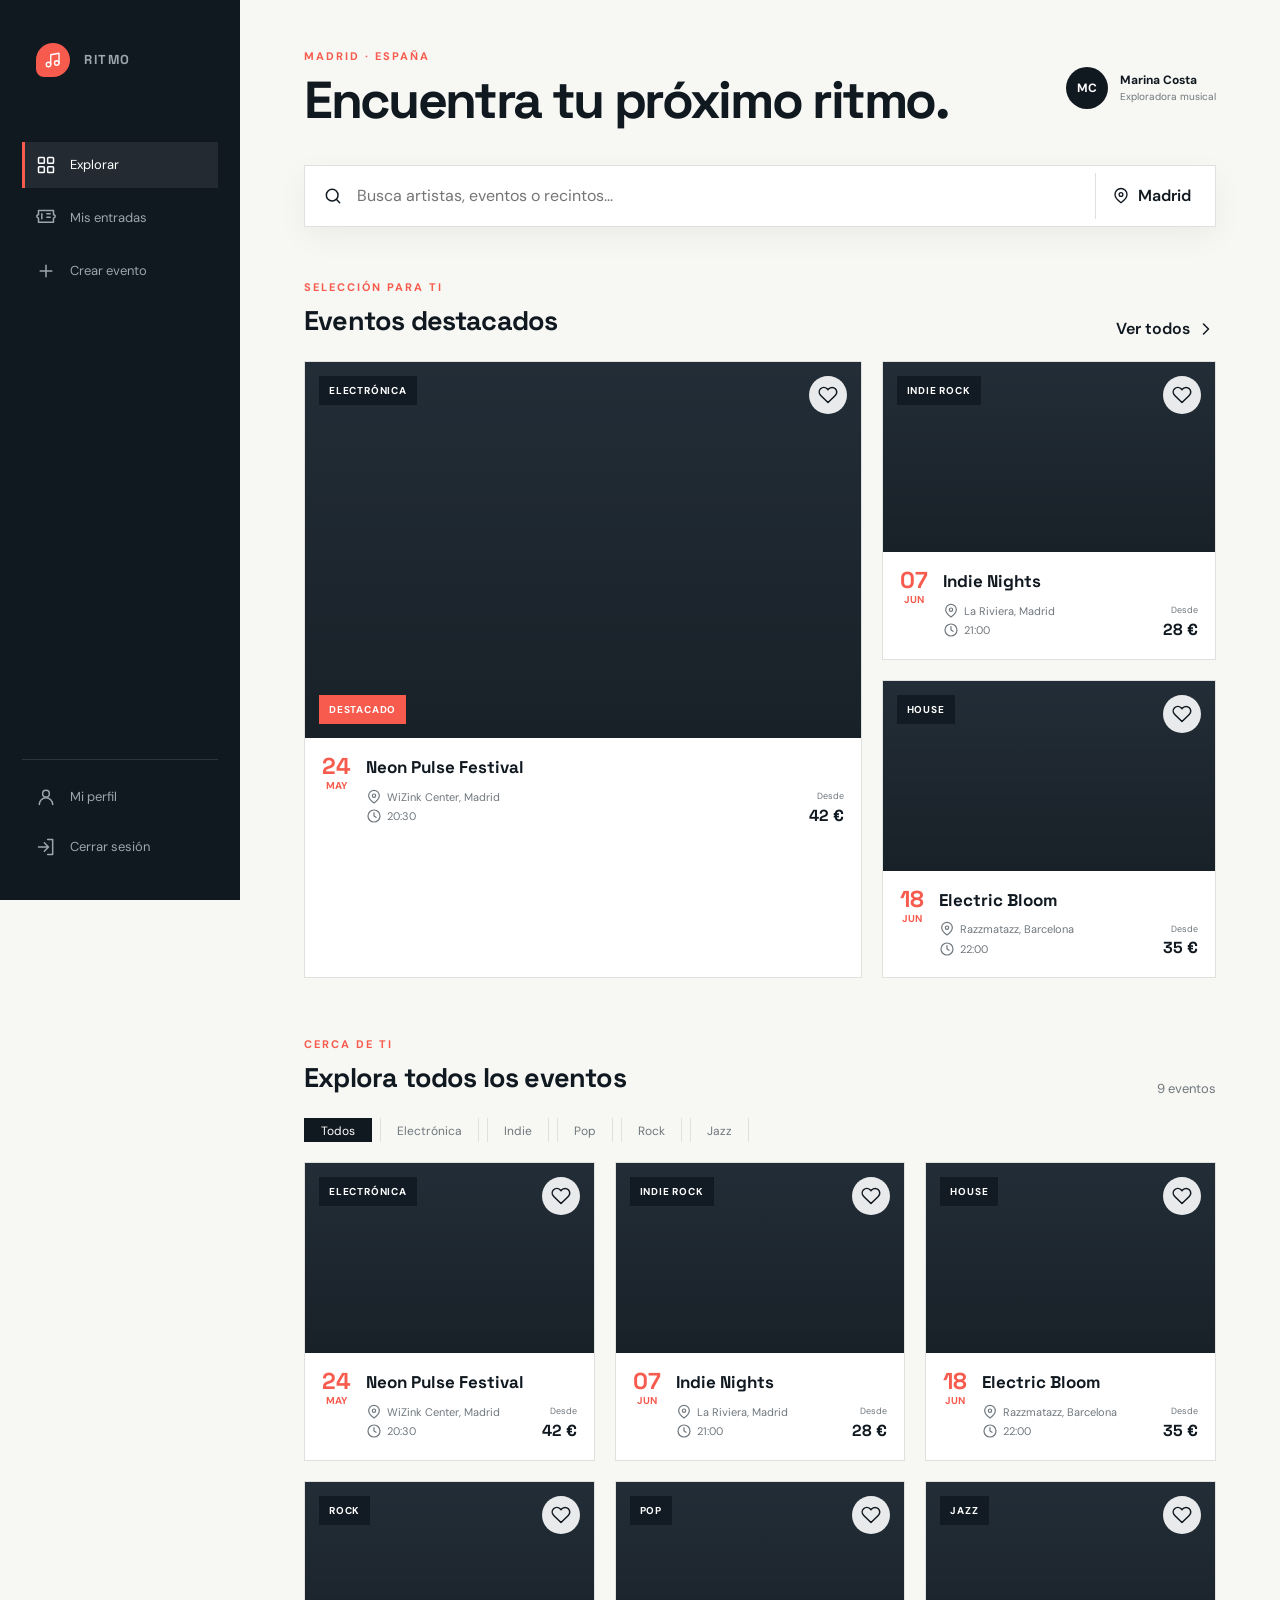
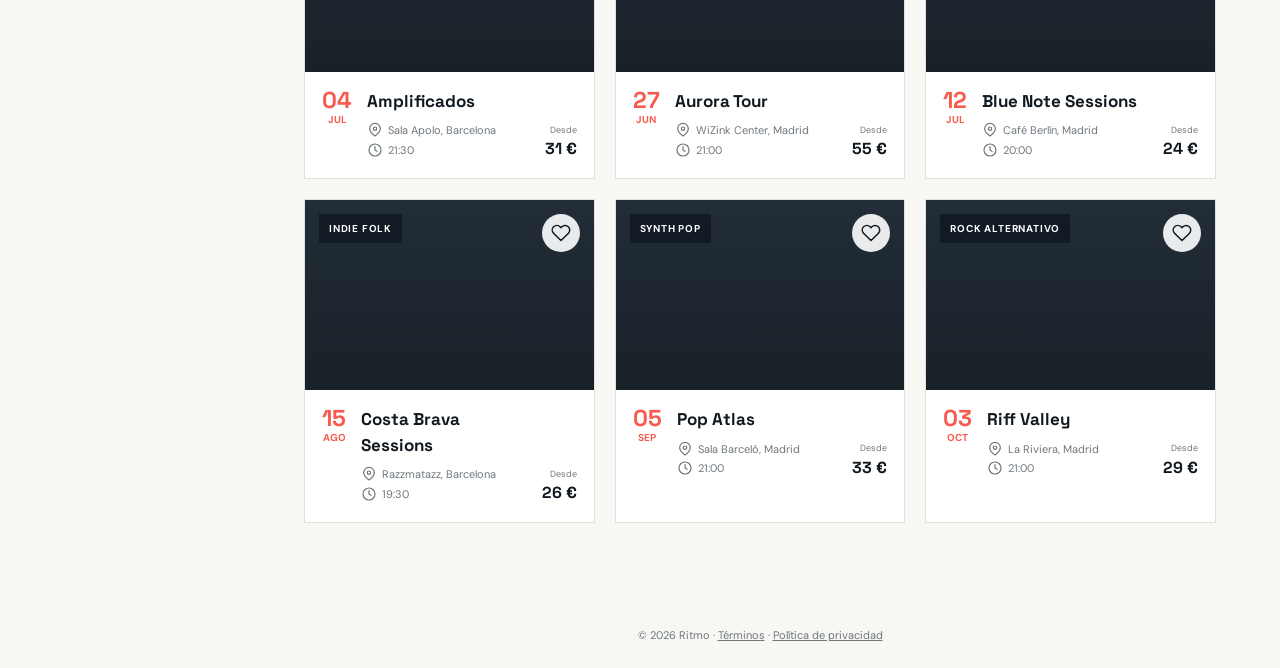
<file: index.html>
<!DOCTYPE html>
<html lang="es">
<head>
  <meta charset="utf-8">
  <meta name="viewport" content="width=device-width, initial-scale=1">
  <title>Ritmo · Encuentra tu próximo ritmo</title>
  <meta name="description" content="Descubre conciertos y eventos de música en directo cerca de ti.">
  <link rel="preconnect" href="https://fonts.googleapis.com">
  <link rel="preconnect" href="https://fonts.gstatic.com" crossorigin>
  <link rel="stylesheet" href="https://fonts.googleapis.com/css2?family=DM+Sans:wght@400;500;600;700&family=Space+Grotesk:wght@500;600;700&display=swap">
  <link rel="stylesheet" href="css/styles.css">
  <script src="js/mockData.js" defer></script>
  <script src="js/core.js" defer></script>
  <script src="js/modal.js" defer></script>
  <script src="js/layout.js" defer></script>
  <script src="js/dashboard.js" defer></script>
</head>
<body>
  <div class="app-shell">
    <!-- Navegación lateral (tablet y escritorio) -->
    <aside class="sidebar">
      <a class="logo" href="index.html" aria-label="Ritmo, ir al inicio"><span class="logo__mark"><svg class="icon" aria-hidden="true" viewBox="0 0 24 24" width="18" height="18" fill="none" stroke="currentColor" stroke-width="1.8" stroke-linecap="round" stroke-linejoin="round"><path d="M9 18V5l11-2v13"/><circle cx="6" cy="18" r="3"/><circle cx="17" cy="16" r="3"/></svg></span><span>RITMO</span></a>
      <nav class="sidebar__nav" aria-label="Navegación principal">
          <a href="index.html" aria-current="page"><svg class="icon" aria-hidden="true" viewBox="0 0 24 24" width="20" height="20" fill="none" stroke="currentColor" stroke-width="1.8" stroke-linecap="round" stroke-linejoin="round"><rect x="3" y="3" width="7" height="7" rx="1"/><rect x="14" y="3" width="7" height="7" rx="1"/><rect x="3" y="14" width="7" height="7" rx="1"/><rect x="14" y="14" width="7" height="7" rx="1"/></svg> Explorar</a>
          <a href="#"><svg class="icon" aria-hidden="true" viewBox="0 0 24 24" width="20" height="20" fill="none" stroke="currentColor" stroke-width="1.8" stroke-linecap="round" stroke-linejoin="round"><path d="M3 8a2 2 0 0 0 0 4v5h18v-5a2 2 0 0 0 0-4V3H3v5Z"/><path d="M13 7h4M13 11h4M7 7v6"/></svg> Mis entradas</a>
          <a href="crear.html"><svg class="icon" aria-hidden="true" viewBox="0 0 24 24" width="20" height="20" fill="none" stroke="currentColor" stroke-width="1.8" stroke-linecap="round" stroke-linejoin="round"><path d="M12 5v14M5 12h14"/></svg> Crear evento</a>
      </nav>
      <div class="sidebar__bottom">
        <a href="#"><svg class="icon" aria-hidden="true" viewBox="0 0 24 24" width="20" height="20" fill="none" stroke="currentColor" stroke-width="1.8" stroke-linecap="round" stroke-linejoin="round"><circle cx="12" cy="8" r="4"/><path d="M4 21a8 8 0 0 1 16 0"/></svg> Mi perfil</a>
        <a href="login.html" data-accion="cerrar-sesion"><svg class="icon" aria-hidden="true" viewBox="0 0 24 24" width="20" height="20" fill="none" stroke="currentColor" stroke-width="1.8" stroke-linecap="round" stroke-linejoin="round"><path d="M10 17l5-5-5-5M15 12H3"/><path d="M14 3h6v18h-6"/></svg> Cerrar sesión</a>
      </div>
    </aside>

    <div class="page-column">
      <!-- Cabecera (móvil) -->
      <header class="mobile-header">
        <div class="mobile-header__bar">
          <a class="logo" href="index.html" aria-label="Ritmo, ir al inicio"><span class="logo__mark"><svg class="icon" aria-hidden="true" viewBox="0 0 24 24" width="18" height="18" fill="none" stroke="currentColor" stroke-width="1.8" stroke-linecap="round" stroke-linejoin="round"><path d="M9 18V5l11-2v13"/><circle cx="6" cy="18" r="3"/><circle cx="17" cy="16" r="3"/></svg></span><span>RITMO</span></a>
          <div class="mobile-menu">
            <button class="icon-button mobile-menu__toggle" type="button" aria-label="Abrir menú" aria-expanded="false" aria-controls="menu-movil"><svg class="icon" aria-hidden="true" viewBox="0 0 24 24" width="20" height="20" fill="none" stroke="currentColor" stroke-width="1.8" stroke-linecap="round" stroke-linejoin="round"><path d="M4 6h16M4 12h16M4 18h16"/></svg></button>
            <nav class="mobile-menu__nav" id="menu-movil" aria-label="Menú móvil" hidden>
        <a href="index.html"><svg class="icon" aria-hidden="true" viewBox="0 0 24 24" width="20" height="20" fill="none" stroke="currentColor" stroke-width="1.8" stroke-linecap="round" stroke-linejoin="round"><rect x="3" y="3" width="7" height="7" rx="1"/><rect x="14" y="3" width="7" height="7" rx="1"/><rect x="3" y="14" width="7" height="7" rx="1"/><rect x="14" y="14" width="7" height="7" rx="1"/></svg> Explorar</a>
        <a href="#"><svg class="icon" aria-hidden="true" viewBox="0 0 24 24" width="20" height="20" fill="none" stroke="currentColor" stroke-width="1.8" stroke-linecap="round" stroke-linejoin="round"><path d="M3 8a2 2 0 0 0 0 4v5h18v-5a2 2 0 0 0 0-4V3H3v5Z"/><path d="M13 7h4M13 11h4M7 7v6"/></svg> Mis entradas</a>
        <a href="crear.html"><svg class="icon" aria-hidden="true" viewBox="0 0 24 24" width="20" height="20" fill="none" stroke="currentColor" stroke-width="1.8" stroke-linecap="round" stroke-linejoin="round"><path d="M12 5v14M5 12h14"/></svg> Crear evento</a>
        <a href="#"><svg class="icon" aria-hidden="true" viewBox="0 0 24 24" width="20" height="20" fill="none" stroke="currentColor" stroke-width="1.8" stroke-linecap="round" stroke-linejoin="round"><circle cx="12" cy="8" r="4"/><path d="M4 21a8 8 0 0 1 16 0"/></svg> Mi perfil</a>
        <a href="login.html" data-accion="cerrar-sesion"><svg class="icon" aria-hidden="true" viewBox="0 0 24 24" width="20" height="20" fill="none" stroke="currentColor" stroke-width="1.8" stroke-linecap="round" stroke-linejoin="round"><path d="M10 17l5-5-5-5M15 12H3"/><path d="M14 3h6v18h-6"/></svg> Cerrar sesión</a>
            </nav>
          </div>
        </div>
      </header>

      <main class="dashboard">
        <header class="dashboard__top">
          <div>
            <span class="eyebrow eyebrow--coral">Madrid · España</span>
            <h1>Encuentra tu próximo ritmo.</h1>
          </div>
          <p class="user-chip">
            <span class="user-chip__avatar" aria-hidden="true">MC</span>
            <span class="user-chip__name"><strong>Marina Costa</strong><small>Exploradora musical</small></span>
          </p>
        </header>

        <form class="search-bar" id="form-buscador" role="search" action="index.html">
          <svg class="icon" aria-hidden="true" viewBox="0 0 24 24" width="20" height="20" fill="none" stroke="currentColor" stroke-width="1.8" stroke-linecap="round" stroke-linejoin="round"><circle cx="11" cy="11" r="7"/><path d="m20 20-4-4"/></svg>
          <input type="search" id="buscador" name="q" aria-label="Buscar eventos" aria-controls="lista-eventos" autocomplete="off" placeholder="Busca artistas, eventos o recintos...">
          <button class="search-bar__place" type="button"><svg class="icon" aria-hidden="true" viewBox="0 0 24 24" width="18" height="18" fill="none" stroke="currentColor" stroke-width="1.8" stroke-linecap="round" stroke-linejoin="round"><path d="M20 10c0 5-8 11-8 11S4 15 4 10a8 8 0 1 1 16 0Z"/><circle cx="12" cy="10" r="2.5"/></svg> Madrid</button>
        </form>

        <section id="seccion-destacados" aria-labelledby="titulo-destacados">
          <div class="section-heading">
            <div>
              <span class="eyebrow eyebrow--coral">Selección para ti</span>
              <h2 id="titulo-destacados">Eventos destacados</h2>
            </div>
            <a class="link-more" href="#explorar"><span class="link-more__text">Ver todos</span><svg class="icon" aria-hidden="true" viewBox="0 0 24 24" width="20" height="20" fill="none" stroke="currentColor" stroke-width="1.8" stroke-linecap="round" stroke-linejoin="round"><path d="m9 18 6-6-6-6"/></svg></a>
          </div>
          <!-- Las tarjetas se inyectan desde js/dashboard.js leyendo mockData.js -->
          <div class="featured-grid" id="destacados"></div>
        </section>

        <section class="explore" id="explorar" aria-labelledby="titulo-explorar">
          <div class="section-heading">
            <div>
              <span class="eyebrow eyebrow--coral">Cerca de ti</span>
              <h2 id="titulo-explorar">Explora todos los eventos</h2>
            </div>
            <p class="results-count" id="contador" role="status" aria-live="polite"></p>
          </div>
          <ul class="filter-row" id="filtros" aria-label="Filtrar por género"></ul>
          <ul class="event-list" id="lista-eventos"></ul>
          <div class="empty-message" id="sin-resultados" hidden>
            <p id="sin-resultados-texto"></p>
            <button class="btn btn--secondary" type="button" id="limpiar-filtros">Limpiar filtros</button>
          </div>
          <noscript><p class="empty-message">Activa JavaScript para ver los eventos.</p></noscript>
        </section>

        <!-- Plantilla de tarjeta: JS la clona y rellena una vez por evento -->
        <template id="tpl-evento">
          <article class="event-card">
            <div class="event-card__media">
              <img data-campo="imagen" src="" alt="" loading="lazy">
              <span class="tag" data-campo="etiqueta"></span>
              <label class="heart-button"><input class="visually-hidden" type="checkbox" data-campo="favorito"><svg class="icon" aria-hidden="true" viewBox="0 0 24 24" width="20" height="20" fill="none" stroke="currentColor" stroke-width="1.8" stroke-linecap="round" stroke-linejoin="round"><path d="M20.8 4.6a5.5 5.5 0 0 0-7.8 0L12 5.7l-1.1-1.1a5.5 5.5 0 0 0-7.8 7.8l1.1 1.1L12 21l7.8-7.5 1.1-1.1a5.5 5.5 0 0 0-.1-7.8Z"/></svg></label>
              <span class="tag tag--featured" data-campo="destacado">Destacado</span>
            </div>
            <div class="event-card__body">
              <p class="date-block"><strong data-campo="dia"></strong><span data-campo="mes"></span></p>
              <div>
                <h3 class="event-card__title"><a class="event-card__link" data-campo="enlace" href="detalle.html"></a></h3>
                <p class="event-card__meta"><svg class="icon" aria-hidden="true" viewBox="0 0 24 24" width="16" height="16" fill="none" stroke="currentColor" stroke-width="1.8" stroke-linecap="round" stroke-linejoin="round"><path d="M20 10c0 5-8 11-8 11S4 15 4 10a8 8 0 1 1 16 0Z"/><circle cx="12" cy="10" r="2.5"/></svg><span data-campo="lugar"></span></p>
                <p class="event-card__meta"><svg class="icon" aria-hidden="true" viewBox="0 0 24 24" width="16" height="16" fill="none" stroke="currentColor" stroke-width="1.8" stroke-linecap="round" stroke-linejoin="round"><circle cx="12" cy="12" r="9"/><path d="M12 7v5l3 2"/></svg><time data-campo="hora"></time></p>
              </div>
              <p class="price-block"><small>Desde</small><strong data-campo="precio"></strong></p>
            </div>
          </article>
        </template>
      </main>

      <footer class="site-footer">
        <p>© 2026 Ritmo · <a href="#">Términos</a> · <a href="#">Política de privacidad</a></p>
      </footer>

      <!-- Navegación inferior (móvil) -->
      <nav class="bottom-nav" aria-label="Navegación móvil">
        <a href="index.html" aria-current="page"><svg class="icon" aria-hidden="true" viewBox="0 0 24 24" width="20" height="20" fill="none" stroke="currentColor" stroke-width="1.8" stroke-linecap="round" stroke-linejoin="round"><path d="m3 11 9-8 9 8"/><path d="M5 10v11h14V10M9 21v-6h6v6"/></svg><span>Inicio</span></a>
        <a href="index.html#buscador"><svg class="icon" aria-hidden="true" viewBox="0 0 24 24" width="20" height="20" fill="none" stroke="currentColor" stroke-width="1.8" stroke-linecap="round" stroke-linejoin="round"><circle cx="11" cy="11" r="7"/><path d="m20 20-4-4"/></svg><span>Buscar</span></a>
        <a class="bottom-nav__create" href="crear.html" aria-label="Crear evento"><svg class="icon" aria-hidden="true" viewBox="0 0 24 24" width="20" height="20" fill="none" stroke="currentColor" stroke-width="1.8" stroke-linecap="round" stroke-linejoin="round"><path d="M12 5v14M5 12h14"/></svg></a>
        <a href="#"><svg class="icon" aria-hidden="true" viewBox="0 0 24 24" width="20" height="20" fill="none" stroke="currentColor" stroke-width="1.8" stroke-linecap="round" stroke-linejoin="round"><path d="M3 8a2 2 0 0 0 0 4v5h18v-5a2 2 0 0 0 0-4V3H3v5Z"/><path d="M13 7h4M13 11h4M7 7v6"/></svg><span>Entradas</span></a>
        <a href="#"><svg class="icon" aria-hidden="true" viewBox="0 0 24 24" width="20" height="20" fill="none" stroke="currentColor" stroke-width="1.8" stroke-linecap="round" stroke-linejoin="round"><circle cx="12" cy="8" r="4"/><path d="M4 21a8 8 0 0 1 16 0"/></svg><span>Perfil</span></a>
      </nav>
    </div>
  </div>
</body>
</html>
</file>
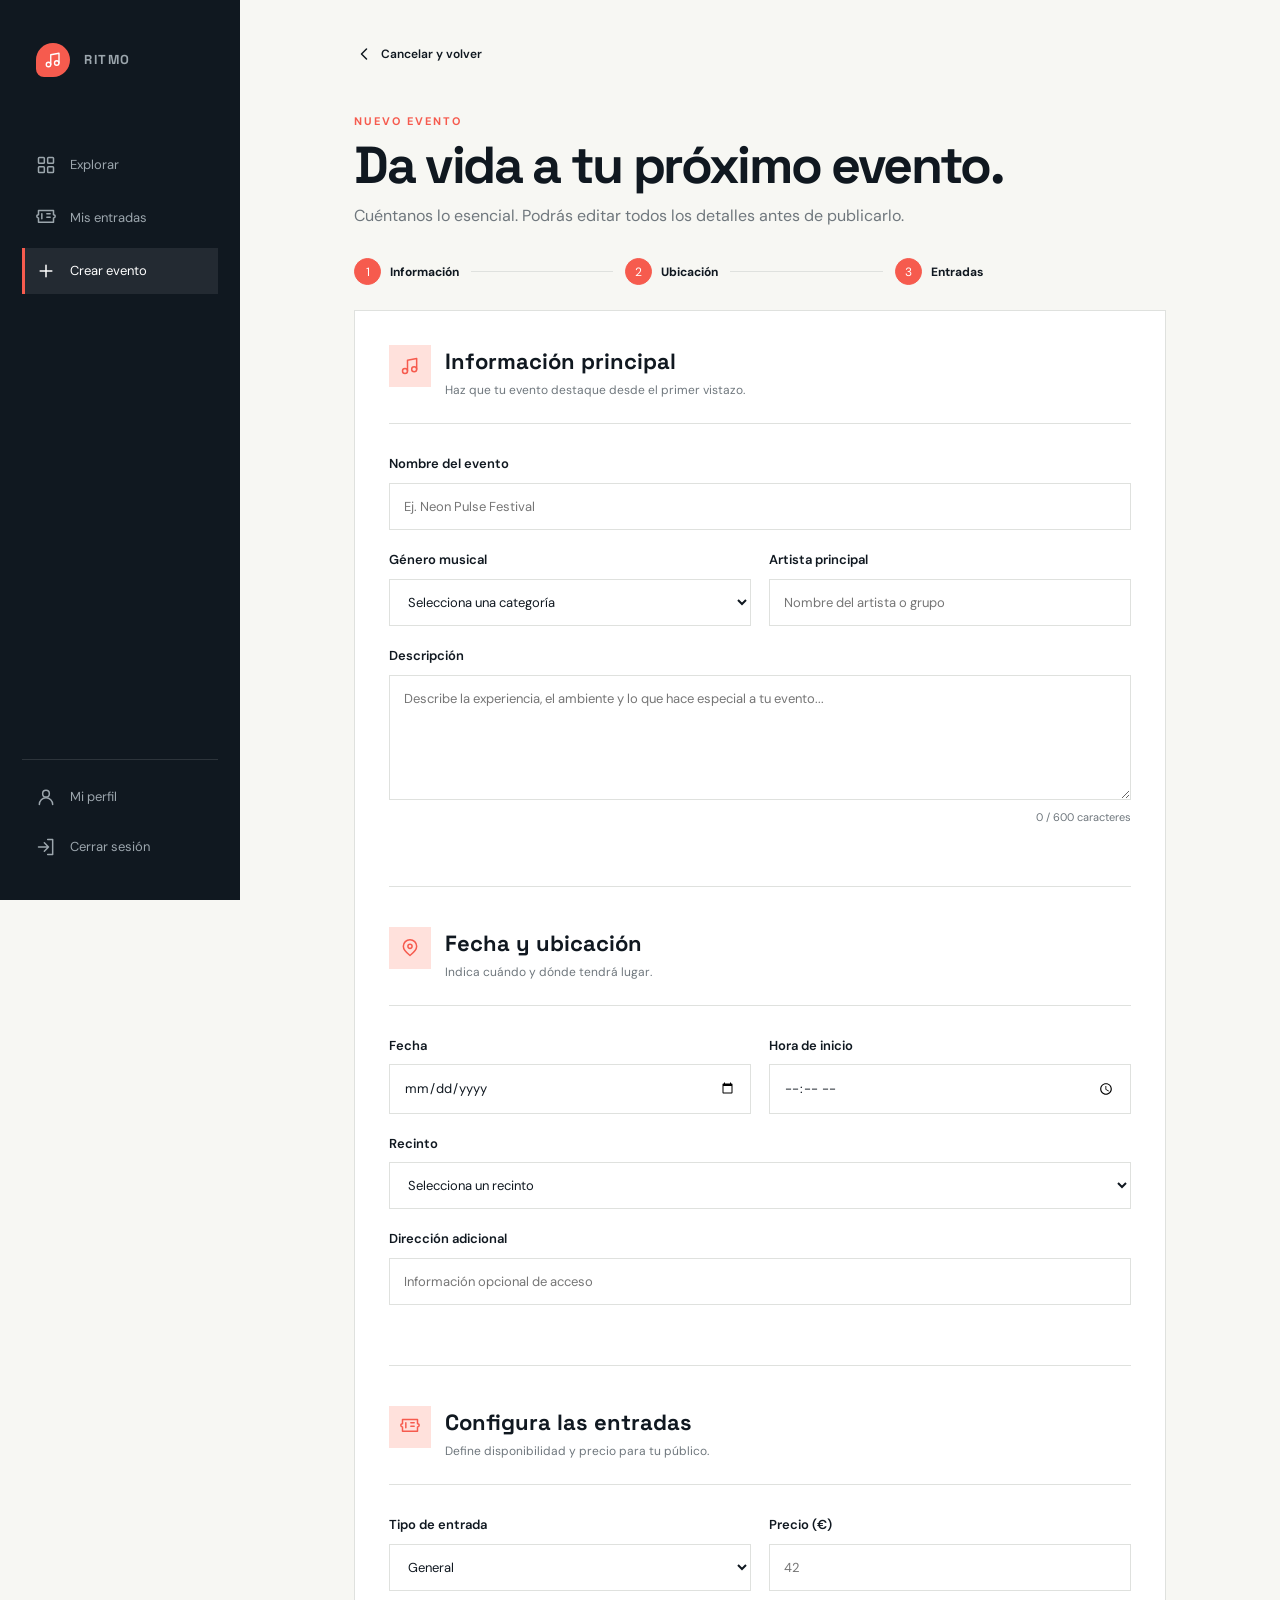
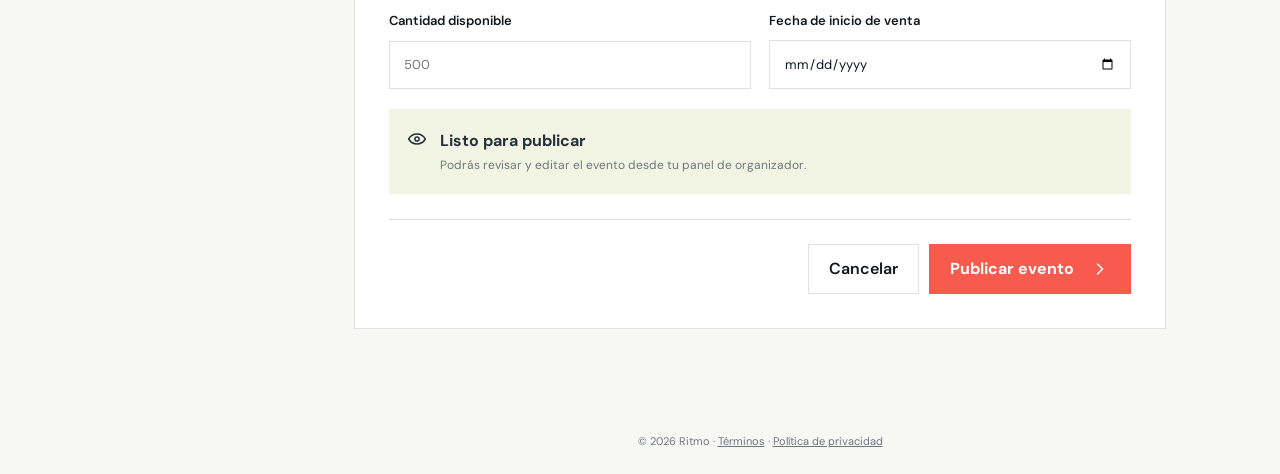
<file: crear.html>
<!DOCTYPE html>
<html lang="es">
<head>
  <meta charset="utf-8">
  <meta name="viewport" content="width=device-width, initial-scale=1">
  <title>Ritmo · Crear evento</title>
  <meta name="description" content="Publica tu evento musical en tres pasos: información, ubicación y entradas.">
  <link rel="preconnect" href="https://fonts.googleapis.com">
  <link rel="preconnect" href="https://fonts.gstatic.com" crossorigin>
  <link rel="stylesheet" href="https://fonts.googleapis.com/css2?family=DM+Sans:wght@400;500;600;700&family=Space+Grotesk:wght@500;600;700&display=swap">
  <link rel="stylesheet" href="css/styles.css">
  <script src="js/mockData.js" defer></script>
  <script src="js/core.js" defer></script>
  <script src="js/modal.js" defer></script>
  <script src="js/validacion.js" defer></script>
  <script src="js/layout.js" defer></script>
  <script src="js/crear.js" defer></script>
</head>
<body>
  <div class="app-shell">
    <!-- Navegación lateral (tablet y escritorio) -->
    <aside class="sidebar">
      <a class="logo" href="index.html" aria-label="Ritmo, ir al inicio"><span class="logo__mark"><svg class="icon" aria-hidden="true" viewBox="0 0 24 24" width="18" height="18" fill="none" stroke="currentColor" stroke-width="1.8" stroke-linecap="round" stroke-linejoin="round"><path d="M9 18V5l11-2v13"/><circle cx="6" cy="18" r="3"/><circle cx="17" cy="16" r="3"/></svg></span><span>RITMO</span></a>
      <nav class="sidebar__nav" aria-label="Navegación principal">
          <a href="index.html"><svg class="icon" aria-hidden="true" viewBox="0 0 24 24" width="20" height="20" fill="none" stroke="currentColor" stroke-width="1.8" stroke-linecap="round" stroke-linejoin="round"><rect x="3" y="3" width="7" height="7" rx="1"/><rect x="14" y="3" width="7" height="7" rx="1"/><rect x="3" y="14" width="7" height="7" rx="1"/><rect x="14" y="14" width="7" height="7" rx="1"/></svg> Explorar</a>
          <a href="#"><svg class="icon" aria-hidden="true" viewBox="0 0 24 24" width="20" height="20" fill="none" stroke="currentColor" stroke-width="1.8" stroke-linecap="round" stroke-linejoin="round"><path d="M3 8a2 2 0 0 0 0 4v5h18v-5a2 2 0 0 0 0-4V3H3v5Z"/><path d="M13 7h4M13 11h4M7 7v6"/></svg> Mis entradas</a>
          <a href="crear.html" aria-current="page"><svg class="icon" aria-hidden="true" viewBox="0 0 24 24" width="20" height="20" fill="none" stroke="currentColor" stroke-width="1.8" stroke-linecap="round" stroke-linejoin="round"><path d="M12 5v14M5 12h14"/></svg> Crear evento</a>
      </nav>
      <div class="sidebar__bottom">
        <a href="#"><svg class="icon" aria-hidden="true" viewBox="0 0 24 24" width="20" height="20" fill="none" stroke="currentColor" stroke-width="1.8" stroke-linecap="round" stroke-linejoin="round"><circle cx="12" cy="8" r="4"/><path d="M4 21a8 8 0 0 1 16 0"/></svg> Mi perfil</a>
        <a href="login.html" data-accion="cerrar-sesion"><svg class="icon" aria-hidden="true" viewBox="0 0 24 24" width="20" height="20" fill="none" stroke="currentColor" stroke-width="1.8" stroke-linecap="round" stroke-linejoin="round"><path d="M10 17l5-5-5-5M15 12H3"/><path d="M14 3h6v18h-6"/></svg> Cerrar sesión</a>
      </div>
    </aside>

    <div class="page-column">
      <!-- Cabecera (móvil) -->
      <header class="mobile-header">
        <div class="mobile-header__bar">
          <a class="logo" href="index.html" aria-label="Ritmo, ir al inicio"><span class="logo__mark"><svg class="icon" aria-hidden="true" viewBox="0 0 24 24" width="18" height="18" fill="none" stroke="currentColor" stroke-width="1.8" stroke-linecap="round" stroke-linejoin="round"><path d="M9 18V5l11-2v13"/><circle cx="6" cy="18" r="3"/><circle cx="17" cy="16" r="3"/></svg></span><span>RITMO</span></a>
          <div class="mobile-menu">
            <button class="icon-button mobile-menu__toggle" type="button" aria-label="Abrir menú" aria-expanded="false" aria-controls="menu-movil"><svg class="icon" aria-hidden="true" viewBox="0 0 24 24" width="20" height="20" fill="none" stroke="currentColor" stroke-width="1.8" stroke-linecap="round" stroke-linejoin="round"><path d="M4 6h16M4 12h16M4 18h16"/></svg></button>
            <nav class="mobile-menu__nav" id="menu-movil" aria-label="Menú móvil" hidden>
        <a href="index.html"><svg class="icon" aria-hidden="true" viewBox="0 0 24 24" width="20" height="20" fill="none" stroke="currentColor" stroke-width="1.8" stroke-linecap="round" stroke-linejoin="round"><rect x="3" y="3" width="7" height="7" rx="1"/><rect x="14" y="3" width="7" height="7" rx="1"/><rect x="3" y="14" width="7" height="7" rx="1"/><rect x="14" y="14" width="7" height="7" rx="1"/></svg> Explorar</a>
        <a href="#"><svg class="icon" aria-hidden="true" viewBox="0 0 24 24" width="20" height="20" fill="none" stroke="currentColor" stroke-width="1.8" stroke-linecap="round" stroke-linejoin="round"><path d="M3 8a2 2 0 0 0 0 4v5h18v-5a2 2 0 0 0 0-4V3H3v5Z"/><path d="M13 7h4M13 11h4M7 7v6"/></svg> Mis entradas</a>
        <a href="crear.html"><svg class="icon" aria-hidden="true" viewBox="0 0 24 24" width="20" height="20" fill="none" stroke="currentColor" stroke-width="1.8" stroke-linecap="round" stroke-linejoin="round"><path d="M12 5v14M5 12h14"/></svg> Crear evento</a>
        <a href="#"><svg class="icon" aria-hidden="true" viewBox="0 0 24 24" width="20" height="20" fill="none" stroke="currentColor" stroke-width="1.8" stroke-linecap="round" stroke-linejoin="round"><circle cx="12" cy="8" r="4"/><path d="M4 21a8 8 0 0 1 16 0"/></svg> Mi perfil</a>
        <a href="login.html" data-accion="cerrar-sesion"><svg class="icon" aria-hidden="true" viewBox="0 0 24 24" width="20" height="20" fill="none" stroke="currentColor" stroke-width="1.8" stroke-linecap="round" stroke-linejoin="round"><path d="M10 17l5-5-5-5M15 12H3"/><path d="M14 3h6v18h-6"/></svg> Cerrar sesión</a>
            </nav>
          </div>
        </div>
      </header>

      <main class="create-page">
        <a class="back-link" href="index.html" data-accion="cancelar"><svg class="icon" aria-hidden="true" viewBox="0 0 24 24" width="20" height="20" fill="none" stroke="currentColor" stroke-width="1.8" stroke-linecap="round" stroke-linejoin="round"><path d="m15 18-6-6 6-6"/></svg> Cancelar y volver</a>
        <header class="create-header">
          <span class="eyebrow eyebrow--coral">Nuevo evento</span>
          <h1>Da vida a tu próximo evento.</h1>
          <p>Cuéntanos lo esencial. Podrás editar todos los detalles antes de publicarlo.</p>
        </header>

        <ol class="stepper" aria-label="Progreso del formulario">
          <li class="is-active"><a href="#paso-1"><span class="stepper__num">1</span><strong class="stepper__label">Información</strong></a></li>
          <li class="is-active"><a href="#paso-2"><span class="stepper__num">2</span><strong class="stepper__label">Ubicación</strong></a></li>
          <li class="is-active"><a href="#paso-3"><span class="stepper__num">3</span><strong class="stepper__label">Entradas</strong></a></li>
        </ol>

        <form class="create-form" id="form-crear" action="crear.html" method="get" novalidate>
          <fieldset class="form-step" id="paso-1">
            <legend class="visually-hidden">Paso 1: información</legend>
            <div class="form-title"><span class="icon-box"><svg class="icon" aria-hidden="true" viewBox="0 0 24 24" width="20" height="20" fill="none" stroke="currentColor" stroke-width="1.8" stroke-linecap="round" stroke-linejoin="round"><path d="M9 18V5l11-2v13"/><circle cx="6" cy="18" r="3"/><circle cx="17" cy="16" r="3"/></svg></span><div><h2>Información principal</h2><p>Haz que tu evento destaque desde el primer vistazo.</p></div></div>
            <div class="field"><label for="titulo">Nombre del evento</label><input class="control" id="titulo" name="titulo" required placeholder="Ej. Neon Pulse Festival"></div>
            <div class="form-grid">
              <div class="field"><label for="genero">Género musical</label>
                <select class="control" id="genero" name="genero" required><option value="" selected disabled>Selecciona una categoría</option></select></div>
              <div class="field"><label for="artista">Artista principal</label><input class="control" id="artista" name="artista" required placeholder="Nombre del artista o grupo"></div>
            </div>
            <div class="field"><label for="descripcion">Descripción</label><textarea class="control" id="descripcion" name="descripcion" rows="5" maxlength="600" required placeholder="Describe la experiencia, el ambiente y lo que hace especial a tu evento..."></textarea><small class="field__hint">0 / 600 caracteres</small></div>
          </fieldset>

          <fieldset class="form-step" id="paso-2">
            <legend class="visually-hidden">Paso 2: fecha y ubicación</legend>
            <div class="form-title"><span class="icon-box"><svg class="icon" aria-hidden="true" viewBox="0 0 24 24" width="20" height="20" fill="none" stroke="currentColor" stroke-width="1.8" stroke-linecap="round" stroke-linejoin="round"><path d="M20 10c0 5-8 11-8 11S4 15 4 10a8 8 0 1 1 16 0Z"/><circle cx="12" cy="10" r="2.5"/></svg></span><div><h2>Fecha y ubicación</h2><p>Indica cuándo y dónde tendrá lugar.</p></div></div>
            <div class="form-grid">
              <div class="field"><label for="fecha">Fecha</label><input class="control" id="fecha" name="fecha" type="date" required></div>
              <div class="field"><label for="hora">Hora de inicio</label><input class="control" id="hora" name="hora" type="time" required></div>
            </div>
            <div class="field"><label for="recinto">Recinto</label>
              <select class="control" id="recinto" name="recinto" required><option value="" selected disabled>Selecciona un recinto</option></select></div>
            <div class="field"><label for="direccion">Dirección adicional</label><input class="control" id="direccion" name="direccion" placeholder="Información opcional de acceso"></div>
          </fieldset>

          <fieldset class="form-step" id="paso-3">
            <legend class="visually-hidden">Paso 3: entradas</legend>
            <div class="form-title"><span class="icon-box"><svg class="icon" aria-hidden="true" viewBox="0 0 24 24" width="20" height="20" fill="none" stroke="currentColor" stroke-width="1.8" stroke-linecap="round" stroke-linejoin="round"><path d="M3 8a2 2 0 0 0 0 4v5h18v-5a2 2 0 0 0 0-4V3H3v5Z"/><path d="M13 7h4M13 11h4M7 7v6"/></svg></span><div><h2>Configura las entradas</h2><p>Define disponibilidad y precio para tu público.</p></div></div>
            <div class="form-grid">
              <div class="field"><label for="tipo">Tipo de entrada</label><select class="control" id="tipo" name="tipo"><option>General</option><option>VIP</option><option>Grada</option></select></div>
              <div class="field"><label for="precio">Precio (€)</label><input class="control" id="precio" name="precio" type="number" min="0" step="0.01" required placeholder="42"></div>
            </div>
            <div class="form-grid">
              <div class="field"><label for="cantidad-disp">Cantidad disponible</label><input class="control" id="cantidad-disp" name="cantidad" type="number" min="1" required placeholder="500"></div>
              <div class="field"><label for="inicio-venta">Fecha de inicio de venta</label><input class="control" id="inicio-venta" name="inicio_venta" type="date" required></div>
            </div>
            <div class="summary-card"><svg class="icon" aria-hidden="true" viewBox="0 0 24 24" width="20" height="20" fill="none" stroke="currentColor" stroke-width="1.8" stroke-linecap="round" stroke-linejoin="round"><path d="M2 12s3.5-6 10-6 10 6 10 6-3.5 6-10 6S2 12 2 12Z"/><circle cx="12" cy="12" r="2.5"/></svg><div><strong>Listo para publicar</strong><p>Podrás revisar y editar el evento desde tu panel de organizador.</p></div></div>
          </fieldset>

          <div class="form-actions">
            <a class="btn btn--secondary" href="index.html" data-accion="cancelar">Cancelar</a>
            <button class="btn btn--primary" type="submit">Publicar evento <svg class="icon" aria-hidden="true" viewBox="0 0 24 24" width="20" height="20" fill="none" stroke="currentColor" stroke-width="1.8" stroke-linecap="round" stroke-linejoin="round"><path d="m9 18 6-6-6-6"/></svg></button>
          </div>
        </form>
      </main>

      <footer class="site-footer">
        <p>© 2026 Ritmo · <a href="#">Términos</a> · <a href="#">Política de privacidad</a></p>
      </footer>

      <!-- Navegación inferior (móvil) -->
      <nav class="bottom-nav" aria-label="Navegación móvil">
        <a href="index.html"><svg class="icon" aria-hidden="true" viewBox="0 0 24 24" width="20" height="20" fill="none" stroke="currentColor" stroke-width="1.8" stroke-linecap="round" stroke-linejoin="round"><path d="m3 11 9-8 9 8"/><path d="M5 10v11h14V10M9 21v-6h6v6"/></svg><span>Inicio</span></a>
        <a href="index.html#buscador"><svg class="icon" aria-hidden="true" viewBox="0 0 24 24" width="20" height="20" fill="none" stroke="currentColor" stroke-width="1.8" stroke-linecap="round" stroke-linejoin="round"><circle cx="11" cy="11" r="7"/><path d="m20 20-4-4"/></svg><span>Buscar</span></a>
        <a class="bottom-nav__create" href="crear.html" aria-label="Crear evento"><svg class="icon" aria-hidden="true" viewBox="0 0 24 24" width="20" height="20" fill="none" stroke="currentColor" stroke-width="1.8" stroke-linecap="round" stroke-linejoin="round"><path d="M12 5v14M5 12h14"/></svg></a>
        <a href="#"><svg class="icon" aria-hidden="true" viewBox="0 0 24 24" width="20" height="20" fill="none" stroke="currentColor" stroke-width="1.8" stroke-linecap="round" stroke-linejoin="round"><path d="M3 8a2 2 0 0 0 0 4v5h18v-5a2 2 0 0 0 0-4V3H3v5Z"/><path d="M13 7h4M13 11h4M7 7v6"/></svg><span>Entradas</span></a>
        <a href="#"><svg class="icon" aria-hidden="true" viewBox="0 0 24 24" width="20" height="20" fill="none" stroke="currentColor" stroke-width="1.8" stroke-linecap="round" stroke-linejoin="round"><circle cx="12" cy="8" r="4"/><path d="M4 21a8 8 0 0 1 16 0"/></svg><span>Perfil</span></a>
      </nav>
    </div>
  </div>
</body>
</html>
</file>
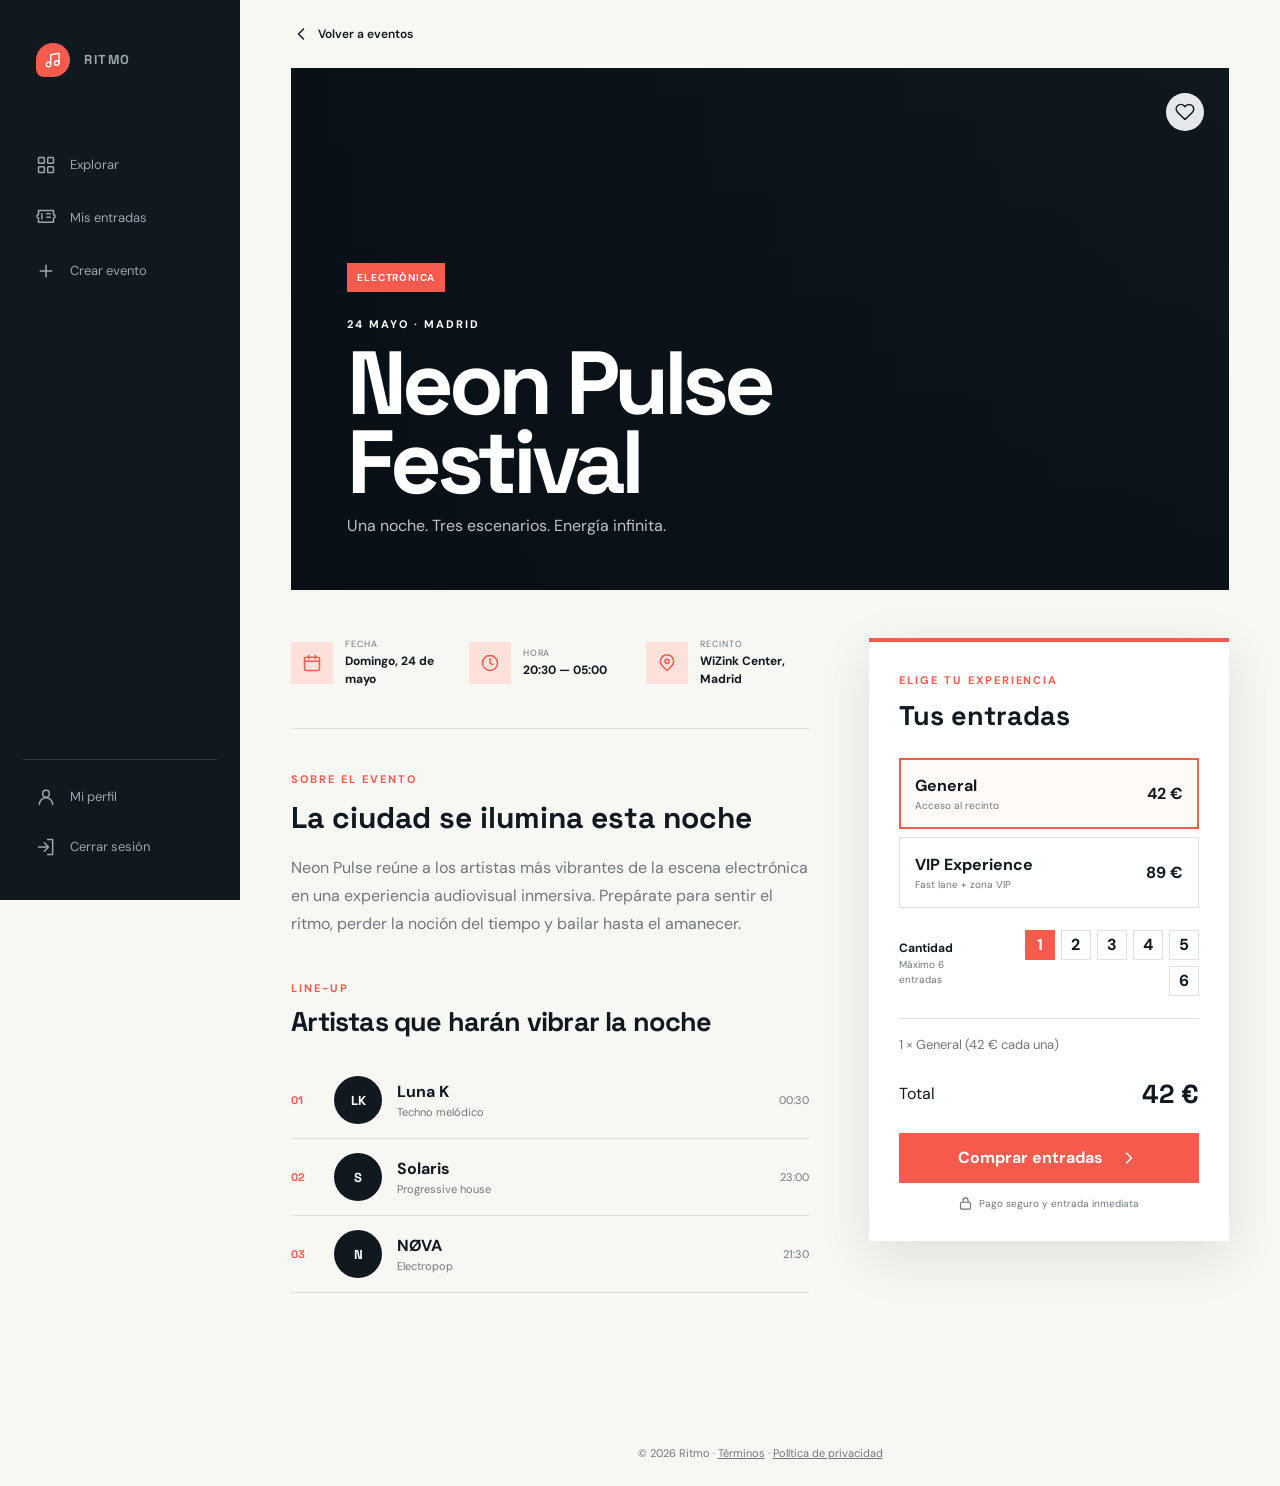
<file: detalle.html>
<!DOCTYPE html>
<html lang="es">
<head>
  <meta charset="utf-8">
  <meta name="viewport" content="width=device-width, initial-scale=1">
  <title>Ritmo · Detalle del evento</title>
  <meta name="description" content="Ficha del evento: line-up, horarios y entradas.">
  <link rel="preconnect" href="https://fonts.googleapis.com">
  <link rel="preconnect" href="https://fonts.gstatic.com" crossorigin>
  <link rel="stylesheet" href="https://fonts.googleapis.com/css2?family=DM+Sans:wght@400;500;600;700&family=Space+Grotesk:wght@500;600;700&display=swap">
  <link rel="stylesheet" href="css/styles.css">
  <script src="js/mockData.js" defer></script>
  <script src="js/core.js" defer></script>
  <script src="js/modal.js" defer></script>
  <script src="js/layout.js" defer></script>
  <script src="js/detalle.js" defer></script>
</head>
<body>
  <div class="app-shell">
    <!-- Navegación lateral (tablet y escritorio) -->
    <aside class="sidebar">
      <a class="logo" href="index.html" aria-label="Ritmo, ir al inicio"><span class="logo__mark"><svg class="icon" aria-hidden="true" viewBox="0 0 24 24" width="18" height="18" fill="none" stroke="currentColor" stroke-width="1.8" stroke-linecap="round" stroke-linejoin="round"><path d="M9 18V5l11-2v13"/><circle cx="6" cy="18" r="3"/><circle cx="17" cy="16" r="3"/></svg></span><span>RITMO</span></a>
      <nav class="sidebar__nav" aria-label="Navegación principal">
          <a href="index.html"><svg class="icon" aria-hidden="true" viewBox="0 0 24 24" width="20" height="20" fill="none" stroke="currentColor" stroke-width="1.8" stroke-linecap="round" stroke-linejoin="round"><rect x="3" y="3" width="7" height="7" rx="1"/><rect x="14" y="3" width="7" height="7" rx="1"/><rect x="3" y="14" width="7" height="7" rx="1"/><rect x="14" y="14" width="7" height="7" rx="1"/></svg> Explorar</a>
          <a href="#"><svg class="icon" aria-hidden="true" viewBox="0 0 24 24" width="20" height="20" fill="none" stroke="currentColor" stroke-width="1.8" stroke-linecap="round" stroke-linejoin="round"><path d="M3 8a2 2 0 0 0 0 4v5h18v-5a2 2 0 0 0 0-4V3H3v5Z"/><path d="M13 7h4M13 11h4M7 7v6"/></svg> Mis entradas</a>
          <a href="crear.html"><svg class="icon" aria-hidden="true" viewBox="0 0 24 24" width="20" height="20" fill="none" stroke="currentColor" stroke-width="1.8" stroke-linecap="round" stroke-linejoin="round"><path d="M12 5v14M5 12h14"/></svg> Crear evento</a>
      </nav>
      <div class="sidebar__bottom">
        <a href="#"><svg class="icon" aria-hidden="true" viewBox="0 0 24 24" width="20" height="20" fill="none" stroke="currentColor" stroke-width="1.8" stroke-linecap="round" stroke-linejoin="round"><circle cx="12" cy="8" r="4"/><path d="M4 21a8 8 0 0 1 16 0"/></svg> Mi perfil</a>
        <a href="login.html" data-accion="cerrar-sesion"><svg class="icon" aria-hidden="true" viewBox="0 0 24 24" width="20" height="20" fill="none" stroke="currentColor" stroke-width="1.8" stroke-linecap="round" stroke-linejoin="round"><path d="M10 17l5-5-5-5M15 12H3"/><path d="M14 3h6v18h-6"/></svg> Cerrar sesión</a>
      </div>
    </aside>

    <div class="page-column">
      <!-- Cabecera (móvil) -->
      <header class="mobile-header">
        <div class="mobile-header__bar">
          <a class="logo" href="index.html" aria-label="Ritmo, ir al inicio"><span class="logo__mark"><svg class="icon" aria-hidden="true" viewBox="0 0 24 24" width="18" height="18" fill="none" stroke="currentColor" stroke-width="1.8" stroke-linecap="round" stroke-linejoin="round"><path d="M9 18V5l11-2v13"/><circle cx="6" cy="18" r="3"/><circle cx="17" cy="16" r="3"/></svg></span><span>RITMO</span></a>
          <div class="mobile-menu">
            <button class="icon-button mobile-menu__toggle" type="button" aria-label="Abrir menú" aria-expanded="false" aria-controls="menu-movil"><svg class="icon" aria-hidden="true" viewBox="0 0 24 24" width="20" height="20" fill="none" stroke="currentColor" stroke-width="1.8" stroke-linecap="round" stroke-linejoin="round"><path d="M4 6h16M4 12h16M4 18h16"/></svg></button>
            <nav class="mobile-menu__nav" id="menu-movil" aria-label="Menú móvil" hidden>
        <a href="index.html"><svg class="icon" aria-hidden="true" viewBox="0 0 24 24" width="20" height="20" fill="none" stroke="currentColor" stroke-width="1.8" stroke-linecap="round" stroke-linejoin="round"><rect x="3" y="3" width="7" height="7" rx="1"/><rect x="14" y="3" width="7" height="7" rx="1"/><rect x="3" y="14" width="7" height="7" rx="1"/><rect x="14" y="14" width="7" height="7" rx="1"/></svg> Explorar</a>
        <a href="#"><svg class="icon" aria-hidden="true" viewBox="0 0 24 24" width="20" height="20" fill="none" stroke="currentColor" stroke-width="1.8" stroke-linecap="round" stroke-linejoin="round"><path d="M3 8a2 2 0 0 0 0 4v5h18v-5a2 2 0 0 0 0-4V3H3v5Z"/><path d="M13 7h4M13 11h4M7 7v6"/></svg> Mis entradas</a>
        <a href="crear.html"><svg class="icon" aria-hidden="true" viewBox="0 0 24 24" width="20" height="20" fill="none" stroke="currentColor" stroke-width="1.8" stroke-linecap="round" stroke-linejoin="round"><path d="M12 5v14M5 12h14"/></svg> Crear evento</a>
        <a href="#"><svg class="icon" aria-hidden="true" viewBox="0 0 24 24" width="20" height="20" fill="none" stroke="currentColor" stroke-width="1.8" stroke-linecap="round" stroke-linejoin="round"><circle cx="12" cy="8" r="4"/><path d="M4 21a8 8 0 0 1 16 0"/></svg> Mi perfil</a>
        <a href="login.html" data-accion="cerrar-sesion"><svg class="icon" aria-hidden="true" viewBox="0 0 24 24" width="20" height="20" fill="none" stroke="currentColor" stroke-width="1.8" stroke-linecap="round" stroke-linejoin="round"><path d="M10 17l5-5-5-5M15 12H3"/><path d="M14 3h6v18h-6"/></svg> Cerrar sesión</a>
            </nav>
          </div>
        </div>
      </header>

      <main class="detail-page">
        <a class="back-link" href="index.html"><svg class="icon" aria-hidden="true" viewBox="0 0 24 24" width="20" height="20" fill="none" stroke="currentColor" stroke-width="1.8" stroke-linecap="round" stroke-linejoin="round"><path d="m15 18-6-6 6-6"/></svg> Volver a eventos</a>

        <!-- La ficha se genera con js/detalle.js a partir de ?id=... -->
        <div id="detalle-contenido"></div>

        <section class="detail-empty" id="detalle-vacio" hidden>
          <span class="eyebrow eyebrow--coral">Error 404</span>
          <h1>No encontramos este evento</h1>
          <p>Puede que el enlace sea antiguo o que el evento ya no esté disponible.</p>
          <a class="btn btn--primary" href="index.html">Ver todos los eventos</a>
        </section>
        <noscript><p class="detail-empty">Activa JavaScript para ver la ficha del evento.</p></noscript>

        <template id="tpl-detalle">
          <header class="detail-hero">
            <img data-campo="imagen" src="" alt="">
            <div class="detail-hero__gradient"></div>
            <div class="detail-hero__content">
              <span class="tag" data-campo="etiqueta"></span>
              <span class="eyebrow" data-campo="eyebrow"></span>
              <h1 data-campo="titulo"></h1>
              <p data-campo="subtitulo"></p>
            </div>
            <label class="heart-button"><input class="visually-hidden" type="checkbox" data-campo="favorito"><svg class="icon" aria-hidden="true" viewBox="0 0 24 24" width="20" height="20" fill="none" stroke="currentColor" stroke-width="1.8" stroke-linecap="round" stroke-linejoin="round"><path d="M20.8 4.6a5.5 5.5 0 0 0-7.8 0L12 5.7l-1.1-1.1a5.5 5.5 0 0 0-7.8 7.8l1.1 1.1L12 21l7.8-7.5 1.1-1.1a5.5 5.5 0 0 0-.1-7.8Z"/></svg></label>
          </header>

          <div class="detail-layout">
            <div class="detail-content">
              <dl class="fact-row">
                <div class="fact"><span class="icon-box"><svg class="icon" aria-hidden="true" viewBox="0 0 24 24" width="20" height="20" fill="none" stroke="currentColor" stroke-width="1.8" stroke-linecap="round" stroke-linejoin="round"><rect x="3" y="5" width="18" height="16" rx="2"/><path d="M16 3v4M8 3v4M3 10h18"/></svg></span><div><dt>FECHA</dt><dd data-campo="fecha"></dd></div></div>
                <div class="fact"><span class="icon-box"><svg class="icon" aria-hidden="true" viewBox="0 0 24 24" width="20" height="20" fill="none" stroke="currentColor" stroke-width="1.8" stroke-linecap="round" stroke-linejoin="round"><circle cx="12" cy="12" r="9"/><path d="M12 7v5l3 2"/></svg></span><div><dt>HORA</dt><dd data-campo="horario"></dd></div></div>
                <div class="fact"><span class="icon-box"><svg class="icon" aria-hidden="true" viewBox="0 0 24 24" width="20" height="20" fill="none" stroke="currentColor" stroke-width="1.8" stroke-linecap="round" stroke-linejoin="round"><path d="M20 10c0 5-8 11-8 11S4 15 4 10a8 8 0 1 1 16 0Z"/><circle cx="12" cy="10" r="2.5"/></svg></span><div><dt>RECINTO</dt><dd data-campo="lugar"></dd></div></div>
              </dl>

              <article class="about">
                <span class="eyebrow eyebrow--coral">Sobre el evento</span>
                <h2 data-campo="tituloDescripcion"></h2>
                <p data-campo="descripcion"></p>
              </article>

              <section aria-labelledby="titulo-lineup">
                <div class="section-heading">
                  <div>
                    <span class="eyebrow eyebrow--coral">Line-up</span>
                    <h2 id="titulo-lineup">Artistas que harán vibrar la noche</h2>
                  </div>
                </div>
                <ol class="artist-list" data-campo="lineup"></ol>
              </section>
            </div>

            <aside class="ticket-box" aria-labelledby="titulo-entradas">
              <span class="eyebrow eyebrow--coral">Elige tu experiencia</span>
              <h2 id="titulo-entradas">Tus entradas</h2>
              <form id="form-compra" action="detalle.html" method="get" novalidate>
                <fieldset class="ticket-options" data-campo="tipos">
                  <legend class="visually-hidden">Tipo de entrada</legend>
                </fieldset>
                <fieldset class="qty">
                  <legend class="qty__label"><strong>Cantidad</strong><small data-campo="maximo">Máximo 6 entradas</small></legend>
                  <div class="qty__options" data-campo="cantidades"></div>
                </fieldset>
                <p class="ticket-summary" data-campo="resumen" aria-live="polite"></p>
                <p class="total-row"><span>Total</span><span class="total-values"><output class="total" data-campo="total" aria-live="polite"></output></span></p>
                <button class="btn btn--primary btn--block" type="submit" data-campo="comprar">Comprar entradas <svg class="icon" aria-hidden="true" viewBox="0 0 24 24" width="20" height="20" fill="none" stroke="currentColor" stroke-width="1.8" stroke-linecap="round" stroke-linejoin="round"><path d="m9 18 6-6-6-6"/></svg></button>
                <p class="secure-note"><svg class="icon" aria-hidden="true" viewBox="0 0 24 24" width="15" height="15" fill="none" stroke="currentColor" stroke-width="1.8" stroke-linecap="round" stroke-linejoin="round"><rect x="4" y="10" width="16" height="11" rx="2"/><path d="M8 10V7a4 4 0 0 1 8 0v3"/></svg> Pago seguro y entrada inmediata</p>
              </form>
            </aside>
          </div>
        </template>

        <template id="tpl-artista">
          <li>
            <span class="artist-list__num" data-campo="num"></span>
            <span data-campo="foto"></span>
            <p class="artist-list__name"><strong data-campo="nombre"></strong><small data-campo="estilo"></small></p>
            <small><time data-campo="hora"></time></small>
          </li>
        </template>
      </main>

      <footer class="site-footer">
        <p>© 2026 Ritmo · <a href="#">Términos</a> · <a href="#">Política de privacidad</a></p>
      </footer>

      <!-- Navegación inferior (móvil) -->
      <nav class="bottom-nav" aria-label="Navegación móvil">
        <a href="index.html"><svg class="icon" aria-hidden="true" viewBox="0 0 24 24" width="20" height="20" fill="none" stroke="currentColor" stroke-width="1.8" stroke-linecap="round" stroke-linejoin="round"><path d="m3 11 9-8 9 8"/><path d="M5 10v11h14V10M9 21v-6h6v6"/></svg><span>Inicio</span></a>
        <a href="index.html#buscador"><svg class="icon" aria-hidden="true" viewBox="0 0 24 24" width="20" height="20" fill="none" stroke="currentColor" stroke-width="1.8" stroke-linecap="round" stroke-linejoin="round"><circle cx="11" cy="11" r="7"/><path d="m20 20-4-4"/></svg><span>Buscar</span></a>
        <a class="bottom-nav__create" href="crear.html" aria-label="Crear evento"><svg class="icon" aria-hidden="true" viewBox="0 0 24 24" width="20" height="20" fill="none" stroke="currentColor" stroke-width="1.8" stroke-linecap="round" stroke-linejoin="round"><path d="M12 5v14M5 12h14"/></svg></a>
        <a href="#"><svg class="icon" aria-hidden="true" viewBox="0 0 24 24" width="20" height="20" fill="none" stroke="currentColor" stroke-width="1.8" stroke-linecap="round" stroke-linejoin="round"><path d="M3 8a2 2 0 0 0 0 4v5h18v-5a2 2 0 0 0 0-4V3H3v5Z"/><path d="M13 7h4M13 11h4M7 7v6"/></svg><span>Entradas</span></a>
        <a href="#"><svg class="icon" aria-hidden="true" viewBox="0 0 24 24" width="20" height="20" fill="none" stroke="currentColor" stroke-width="1.8" stroke-linecap="round" stroke-linejoin="round"><circle cx="12" cy="8" r="4"/><path d="M4 21a8 8 0 0 1 16 0"/></svg><span>Perfil</span></a>
      </nav>
    </div>
  </div>
</body>
</html>
</file>
<file: css/styles.css>
/* ==========================================================================
   RITMO · Hito 2 · Estilos (CSS3, Mobile First)
   Índice
   1. Variables (:root)      5. Cabecera / navegación
   2. Reset y base          6. Dashboard y tarjetas
   3. Utilidades            7. Detalle
   4. Botones y formularios 8. Crear · 9. Auth · 10. Modal · 11. Tablet · 12. Escritorio
   13. Hito 2: estados interactivos (JS)
   ========================================================================== */

/* 1. VARIABLES — extraídas de la guía de estilos de Figma ------------------ */
:root {
  /* Colores */
  --color-ink: #101820;
  --color-ink-soft: #26323d;
  --color-coral: #f65b4e;
  --color-coral-dark: #df493e;
  --color-coral-tint: #ffe1dc;
  --color-paper: #f7f7f3;
  --color-white: #ffffff;
  --color-muted: #6f777d;
  --color-line: #dfe1de;
  --color-soft: #eeefeb;
  --color-lime: #d8f35a;
  --color-sky: #85d5de;

  /* Tipografía */
  --font-body: "DM Sans", system-ui, -apple-system, "Segoe UI", sans-serif;
  --font-display: "Space Grotesk", "DM Sans", system-ui, sans-serif;
  --fs-2xs: 0.5625rem;
  --fs-xs: 0.6875rem;
  --fs-sm: 0.8125rem;
  --fs-md: 1rem;
  --fs-lg: 1.1875rem;
  --fs-xl: 1.6875rem;
  --fs-2xl: clamp(2rem, 4vw + 0.5rem, 3.25rem);
  --fs-hero: clamp(3.4rem, 7vw, 5.6rem);

  /* Espaciados (escala de 4px) */
  --space-1: 0.25rem;
  --space-2: 0.5rem;
  --space-3: 0.75rem;
  --space-4: 1rem;
  --space-5: 1.25rem;
  --space-6: 1.5rem;
  --space-8: 2rem;
  --space-10: 2.5rem;
  --space-12: 3rem;
  --space-16: 4rem;

  /* Otros */
  --gutter: 1.125rem;
  --sidebar-width: 200px;
  --bottom-nav-height: 68px;
  --shadow-card: 0 18px 40px rgba(25, 32, 36, 0.1);
  --shadow-panel: 0 16px 50px rgba(20, 30, 36, 0.1);
  --transition: 0.2s ease;
}

/* 2. RESET Y BASE ---------------------------------------------------------- */
*,
*::before,
*::after { box-sizing: border-box; }

html { scroll-behavior: smooth; }

body {
  margin: 0;
  background: var(--color-paper);
  color: var(--color-ink);
  font-family: var(--font-body);
  line-height: 1.5;
}

h1, h2, h3, p, ul, ol, figure, dl, dd { margin: 0; }
ul, ol { padding: 0; list-style: none; }
img { display: block; max-width: 100%; }
a { color: inherit; text-decoration: none; }
button, input, select, textarea { font: inherit; color: inherit; }
button { cursor: pointer; }
h1, h2, h3, .logo { font-family: var(--font-display); }

:focus-visible { outline: 2px solid var(--color-coral); outline-offset: 2px; }

.icon { flex: none; }

/* 3. UTILIDADES ------------------------------------------------------------ */
.eyebrow {
  display: block;
  font-size: var(--fs-xs);
  font-weight: 700;
  letter-spacing: 0.18em;
  text-transform: uppercase;
}
.eyebrow--coral { color: var(--color-coral); }

.visually-hidden {
  position: absolute;
  width: 1px; height: 1px;
  margin: -1px; padding: 0;
  overflow: hidden;
  clip: rect(0 0 0 0);
  white-space: nowrap;
  border: 0;
}

.logo {
  display: inline-flex;
  align-items: center;
  gap: 10px;
  color: var(--color-white);
  font-size: 1.1875rem;
  font-weight: 700;
  letter-spacing: 0.12em;
}
.logo--dark { color: var(--color-ink); }
.logo__mark {
  display: grid;
  place-items: center;
  width: 34px; height: 34px;
  background: var(--color-coral);
  color: var(--color-white);
  border-radius: 50% 50% 50% 8px;
}

/* 4. BOTONES Y FORMULARIOS ------------------------------------------------- */
.btn {
  display: inline-flex;
  justify-content: center;
  align-items: center;
  gap: var(--space-4);
  min-height: 50px;
  padding: 0 var(--space-5);
  border: 1px solid transparent;
  font-weight: 700;
  transition: background var(--transition), transform var(--transition);
}
.btn--primary { background: var(--color-coral); color: var(--color-white); }
.btn--primary:hover { background: var(--color-coral-dark); transform: translateY(-1px); }
.btn--secondary { background: var(--color-white); border-color: var(--color-line); font-weight: 600; }
.btn--secondary:hover { background: var(--color-soft); }
.btn--block { width: 100%; }

.field { display: grid; gap: 9px; margin-bottom: var(--space-5); font-size: var(--fs-sm); font-weight: 600; }
.field__row { display: flex; justify-content: space-between; align-items: center; }
.field__hint { color: var(--color-muted); font-size: var(--fs-xs); font-weight: 400; text-align: right; }
.link-small { color: var(--color-coral); font-size: 0.75rem; font-weight: 600; }

.input-shell {
  display: flex;
  align-items: center;
  gap: var(--space-3);
  padding: 0 15px;
  background: var(--color-white);
  border: 1px solid var(--color-line);
  color: #92999e;
  transition: var(--transition);
}
.input-shell:focus-within { border-color: var(--color-coral); box-shadow: 0 0 0 3px rgba(246, 91, 78, 0.1); }
.input-shell input { flex: 1; min-width: 0; padding: 14px 0; border: 0; outline: 0; background: transparent; color: var(--color-ink); }
.input-shell button { display: grid; padding: 0; border: 0; background: transparent; color: inherit; }

.control {
  width: 100%;
  padding: 13px 14px;
  border: 1px solid var(--color-line);
  border-radius: 0;
  background: var(--color-white);
  outline: none;
  resize: vertical;
  font-weight: 400;
}
.control:focus { border-color: var(--color-coral); box-shadow: 0 0 0 3px rgba(246, 91, 78, 0.08); }

/* 5. CABECERA Y NAVEGACIÓN (móvil primero) ---------------------------------- */
.app-shell { min-height: 100vh; }

.sidebar { display: none; }

.page-column { padding-bottom: var(--bottom-nav-height); }

.mobile-header {
  position: sticky;
  top: 0;
  z-index: 20;
  background: var(--color-ink);
}
.mobile-header__bar {
  display: flex;
  justify-content: space-between;
  align-items: center;
  height: 66px;
  padding: 0 var(--space-5);
}
.icon-button {
  display: grid;
  place-items: center;
  width: 44px; height: 44px;
  border: 0;
  background: transparent;
  color: var(--color-white);
}
.mobile-menu__toggle { cursor: pointer; }
.mobile-menu__nav { position: absolute; inset: 100% 0 auto; display: grid; padding: 0 var(--space-3) var(--space-3); background: var(--color-ink); border-top: 1px solid rgba(255, 255, 255, 0.12); }
.mobile-menu__nav a { display: flex; align-items: center; gap: 14px; padding: 13px; color: #c3cad0; font-size: var(--fs-sm); }

.bottom-nav {
  position: fixed;
  inset: auto 0 0;
  z-index: 30;
  display: grid;
  grid-template-columns: repeat(5, 1fr);
  align-items: center;
  height: var(--bottom-nav-height);
  background: var(--color-white);
  border-top: 1px solid var(--color-line);
}
.bottom-nav a {
  display: grid;
  justify-items: center;
  gap: 2px;
  color: #8b9297;
  font-size: var(--fs-2xs);
}
.bottom-nav a[aria-current="page"] { color: var(--color-coral); }
.bottom-nav .bottom-nav__create {
  place-self: center;
  width: 48px; height: 48px;
  align-content: center;
  border-radius: 50%;
  background: var(--color-coral);
  color: var(--color-white);
  box-shadow: 0 6px 16px rgba(246, 91, 78, 0.35);
  transform: translateY(-12px);
}

.site-footer {
  padding: var(--space-6) var(--gutter);
  color: var(--color-muted);
  font-size: var(--fs-xs);
  text-align: center;
}
.site-footer a { text-decoration: underline; }

/* 6. DASHBOARD Y TARJETAS ---------------------------------------------------- */
.dashboard { max-width: 1400px; margin: 0 auto; padding: 28px var(--gutter) var(--space-10); }

.dashboard__top { display: block; }
.dashboard__top h1,
.create-header h1 { margin-top: var(--space-2); font-size: 2.125rem; line-height: 1.05; letter-spacing: -0.045em; }

.user-chip { display: none; align-items: center; gap: var(--space-3); }
.user-chip__avatar {
  display: grid; place-items: center;
  width: 42px; height: 42px;
  border-radius: 50%;
  background: var(--color-ink);
  color: var(--color-white);
  font-size: 0.75rem; font-weight: 700;
}
.user-chip__name { display: grid; font-size: 0.75rem; }
.user-chip__name small { color: var(--color-muted); }

.search-bar {
  display: flex;
  align-items: center;
  gap: 14px;
  margin: 26px 0 var(--space-10);
  padding: 7px 8px 7px 18px;
  background: var(--color-white);
  border: 1px solid var(--color-line);
  box-shadow: 0 10px 30px rgba(25, 32, 36, 0.05);
}
.search-bar input { flex: 1; min-width: 0; padding: 10px 0; border: 0; outline: 0; background: transparent; }
.search-bar__place { display: none; align-items: center; gap: var(--space-2); padding: 11px var(--space-4); border: 0; border-left: 1px solid var(--color-line); background: transparent; font-weight: 600; }

.section-heading { display: flex; justify-content: space-between; align-items: flex-end; margin-bottom: var(--space-5); }
.section-heading h2 { margin-top: 5px; font-size: 1.4375rem; letter-spacing: -0.03em; }
.link-more { display: flex; align-items: center; gap: 6px; font-weight: 600; }
.link-more__text { position: absolute; width: 1px; height: 1px; overflow: hidden; clip: rect(0 0 0 0); white-space: nowrap; }

.featured-grid { display: grid; gap: var(--space-5); }
.mini-events { display: none; }

.event-card {
  position: relative;
  overflow: hidden;
  background: var(--color-white);
  border: 1px solid var(--color-line);
  transition: transform 0.25s ease, box-shadow 0.25s ease;
}
.event-card:hover { transform: translateY(-4px); box-shadow: var(--shadow-card); }
/* Toda la tarjeta es clicable gracias al enlace del título */
.event-card__link::after { content: ""; position: absolute; inset: 0; z-index: 1; }

.event-card__media { position: relative; height: 190px; background: var(--color-ink-soft); }
.event-card--featured .event-card__media { height: 270px; }
.event-card__media img { width: 100%; height: 100%; object-fit: cover; }
.event-card__media::after {
  content: "";
  position: absolute; inset: 0;
  background: linear-gradient(180deg, rgba(0, 0, 0, 0.1), rgba(0, 0, 0, 0.35));
  pointer-events: none;
}

.tag {
  position: absolute; top: 14px; left: 14px; z-index: 2;
  padding: 7px 10px;
  background: rgba(16, 24, 32, 0.8);
  backdrop-filter: blur(8px);
  color: var(--color-white);
  font-size: 0.625rem; font-weight: 700; letter-spacing: 0.08em; text-transform: uppercase;
}
.tag--featured { top: auto; bottom: 14px; background: var(--color-coral); }

.heart-button {
  position: absolute; top: 14px; right: 14px; z-index: 3;
  display: grid; place-items: center;
  width: 38px; height: 38px;
  border: 0; border-radius: 50%;
  background: rgba(255, 255, 255, 0.9);
  color: var(--color-ink);
}
.heart-button { cursor: pointer; }
.heart-button:has(input:checked) { color: var(--color-coral); }
.heart-button:has(input:checked) svg { fill: currentColor; }
.heart-button:has(input:focus-visible) { outline: 2px solid var(--color-coral); outline-offset: 2px; }

.event-card__body { display: grid; grid-template-columns: auto 1fr; gap: 15px; padding: 17px; }
.date-block { display: grid; align-content: start; color: var(--color-coral); text-align: center; }
.date-block strong { font: 700 1.4375rem/1 var(--font-display); }
.date-block span { font-size: 0.625rem; font-weight: 700; text-transform: uppercase; }
.event-card__title { margin-bottom: var(--space-2); font-size: 1.0625rem; }
.event-card__meta { display: flex; align-items: center; gap: 5px; margin: 3px 0; color: var(--color-muted); font-size: var(--fs-xs); }
.price-block { display: none; align-content: end; text-align: right; }
.price-block small { color: var(--color-muted); font-size: var(--fs-2xs); }
.price-block strong { font-family: var(--font-display); }

.explore { margin-top: 58px; }
.filter-row { display: flex; gap: var(--space-2); margin-bottom: var(--space-5); overflow-x: auto; scrollbar-width: none; }
.filter-row::-webkit-scrollbar { display: none; }
.chip {
  flex: none;
  padding: var(--space-2) var(--space-4);
  border: 1px solid var(--color-line);
  background: transparent;
  color: var(--color-muted);
  font-size: 0.75rem;
}
.chip { cursor: pointer; }
.chip:has(input:checked) { border-color: var(--color-ink); background: var(--color-ink); color: var(--color-white); }
.chip:has(input:focus-visible) { outline: 2px solid var(--color-coral); outline-offset: 2px; }

/* Móvil: lista horizontal con scroll */
.event-list { display: flex; gap: var(--space-5); margin-right: calc(var(--gutter) * -1); padding-right: var(--gutter); overflow-x: auto; scrollbar-width: none; scroll-snap-type: x proximity; }
.event-list::-webkit-scrollbar { display: none; }
.event-list > li { flex: 0 0 82%; scroll-snap-align: start; }
.event-list .event-card { height: 100%; }
.empty-message { padding: var(--space-6) 0; color: var(--color-muted); }

/* 7. DETALLE ----------------------------------------------------------------- */
.detail-page { padding-bottom: var(--space-3); }
.back-link { display: inline-flex; align-items: center; gap: 7px; margin: 18px; font-size: 0.75rem; font-weight: 600; }

.detail-hero { position: relative; height: 60vh; min-height: 360px; color: var(--color-white); background: var(--color-ink); }
.detail-hero > img { position: absolute; inset: 0; width: 100%; height: 100%; object-fit: cover; }
.detail-hero__gradient { position: absolute; inset: 0; background: linear-gradient(0deg, rgba(7, 15, 23, 0.95), rgba(7, 15, 23, 0.05)); }
.detail-hero__content { position: absolute; left: 20px; right: 20px; bottom: 38px; }
.detail-hero__content .tag { position: static; display: inline-block; margin-bottom: var(--space-6); background: var(--color-coral); }
.detail-hero__content h1 { margin: var(--space-3) 0; font-size: 3.4rem; line-height: 0.88; letter-spacing: -0.06em; }
.detail-hero__content p { color: rgba(255, 255, 255, 0.75); }
.detail-hero .heart-button { top: 25px; right: 25px; }

.detail-layout { display: flex; flex-direction: column; gap: 35px; max-width: 1180px; margin: 0 auto; padding: 30px var(--gutter); }

.fact-row { display: grid; gap: 15px; padding-bottom: var(--space-10); border-bottom: 1px solid var(--color-line); }
.fact { display: flex; align-items: center; gap: var(--space-3); }
.icon-box { display: grid; place-items: center; flex: none; width: 42px; height: 42px; background: var(--color-coral-tint); color: var(--color-coral); }
.fact dt { color: var(--color-muted); font-size: var(--fs-2xs); letter-spacing: 0.1em; }
.fact dd { font-size: 0.75rem; font-weight: 700; }

.about { padding: 42px 0; }
.about h2 { margin: var(--space-2) 0 14px; font-size: 1.6875rem; }
.about p { color: var(--color-muted); line-height: 1.75; }

.artist-list > li { display: grid; grid-template-columns: 30px 50px 1fr auto; gap: 13px; align-items: center; padding: 14px 0; border-bottom: 1px solid var(--color-line); }
.artist-list__num { color: var(--color-coral); font: 700 var(--fs-xs) var(--font-display); }
.artist-list img { width: 48px; height: 48px; border-radius: 50%; object-fit: cover; }
.artist-list__name { display: grid; }
.artist-list small { color: var(--color-muted); font-size: var(--fs-xs); }

.ticket-box { order: -1; z-index: 2; margin-top: -55px; padding: 30px; background: var(--color-white); border-top: 4px solid var(--color-coral); box-shadow: var(--shadow-panel); }
.ticket-box h2 { margin: 7px 0 22px; font-size: var(--fs-xl); }
.ticket-options { display: grid; gap: var(--space-2); margin: 0; padding: 0; border: 0; }
.ticket-option { display: flex; justify-content: space-between; align-items: center; gap: var(--space-3); padding: 15px; border: 1px solid var(--color-line); background: var(--color-white); cursor: pointer; }
.ticket-option:has(input:checked) { border: 2px solid var(--color-coral); padding: 14px; background: #fff9f7; }
.ticket-option:has(input:focus-visible) { outline: 2px solid var(--color-coral); outline-offset: 2px; }
.ticket-option span { display: grid; }
.ticket-option small { color: var(--color-muted); font-size: 0.625rem; }

.qty { display: flex; justify-content: space-between; align-items: center; gap: var(--space-3); margin: 0; padding: 22px 0; border: 0; border-bottom: 1px solid var(--color-line); }
.qty__label { display: grid; float: left; padding: 0; font-size: 0.75rem; }
.qty__label small { color: var(--color-muted); font-size: 0.625rem; }
.qty__options { display: flex; flex-wrap: wrap; justify-content: flex-end; gap: 6px; margin-left: auto; }
.qty__opt { cursor: pointer; }
.qty__opt span { display: grid; place-items: center; width: 30px; height: 30px; border: 1px solid var(--color-line); background: var(--color-white); font-weight: 700; }
.qty__opt:has(input:checked) span { border-color: var(--color-coral); background: var(--color-coral); color: var(--color-white); }
.qty__opt:has(input:focus-visible) span { outline: 2px solid var(--color-coral); outline-offset: 2px; }
.total-row { display: flex; justify-content: space-between; align-items: center; padding: 22px 0; }
.total { font: 700 1.625rem var(--font-display); }
.secure-note { display: flex; justify-content: center; align-items: center; gap: 6px; margin-top: 13px; color: var(--color-muted); font-size: 0.625rem; }

/* 8. CREAR EVENTO ------------------------------------------------------------ */
.create-page { max-width: 940px; margin: 0 auto; padding: 8px var(--gutter) 35px; }
.create-page .back-link { margin-left: 0; }
.create-header { max-width: 700px; padding: 25px 0 30px; }
.create-header h1 { font-size: 2.2rem; }
.create-header p { margin-top: var(--space-3); color: var(--color-muted); }

.stepper { display: grid; grid-template-columns: repeat(3, 1fr); margin-bottom: 25px; }
.stepper li { display: flex; align-items: center; color: #a3a7a8; font-size: 0.75rem; }
.stepper a { display: flex; align-items: center; }
.stepper li::after { content: ""; flex: 1; height: 1px; margin: 0 7px; background: var(--color-line); }
.stepper li:last-child::after { display: none; }
.stepper__num { display: grid; place-items: center; width: 27px; height: 27px; border: 1px solid var(--color-line); border-radius: 50%; }
.stepper__label { display: none; margin-left: 9px; font-weight: 700; }
.stepper .is-active { color: var(--color-ink); }
.stepper .is-active .stepper__num { border-color: var(--color-coral); background: var(--color-coral); color: var(--color-white); }

.create-form { padding: 22px var(--gutter); background: var(--color-white); border: 1px solid var(--color-line); }
.form-step { min-width: 0; margin: 0; padding: 0; border: 0; }
.form-step + .form-step { margin-top: 40px; padding-top: 40px; border-top: 1px solid var(--color-line); }
.form-step { scroll-margin-top: 90px; }
.form-title { display: flex; align-items: flex-start; gap: 14px; margin-bottom: 30px; padding: 0 0 24px; border-bottom: 1px solid var(--color-line); }
.form-title h2 { font-size: 1.375rem; }
.form-title p { margin-top: 3px; color: var(--color-muted); font-size: 0.75rem; }
.form-grid { display: grid; gap: 0; }
.summary-card { display: flex; gap: 13px; padding: var(--space-5) 18px; background: #f2f5e3; color: var(--color-ink-soft); }
.summary-card p { margin-top: 3px; color: var(--color-muted); font-size: 0.75rem; }
.form-actions { display: grid; grid-template-columns: 1fr 1fr; gap: 10px; margin-top: 25px; padding-top: 24px; border-top: 1px solid var(--color-line); }

/* 9. AUTENTICACIÓN (login / registro) ------------------------------------------ */
.auth-page { min-height: 100vh; background: var(--color-white); }
.auth-visual { position: relative; display: flex; flex-direction: column; justify-content: flex-end; min-height: 38vh; padding: var(--space-6); overflow: hidden; background: var(--color-ink); color: var(--color-white); }
.auth-visual > img { position: absolute; inset: 0; width: 100%; height: 100%; object-fit: cover; }
.auth-visual__overlay { position: absolute; inset: 0; background: linear-gradient(180deg, rgba(8, 16, 25, 0.35), rgba(8, 16, 25, 0.95)); }
.auth-visual__brand,
.auth-visual__lead,
.social-proof { display: none; }
.auth-message { position: relative; max-width: 590px; }
.auth-message h1 { margin: 10px 0 0; font-size: 2.4rem; line-height: 0.98; letter-spacing: -0.045em; }
.auth-message p { color: rgba(255, 255, 255, 0.72); line-height: 1.6; }

.avatar-stack { display: flex; }
.avatar-stack li { display: grid; place-items: center; width: 32px; height: 32px; margin-right: -7px; border: 2px solid var(--color-ink); border-radius: 50%; background: var(--color-coral); color: var(--color-white); font-size: 0.5625rem; font-weight: 700; }
.avatar-stack li:nth-child(2) { background: var(--color-lime); color: var(--color-ink); }
.avatar-stack li:nth-child(3) { background: var(--color-sky); color: var(--color-ink); }

.auth-panel { padding: 25px var(--space-6) var(--space-10); }
.auth-panel__logo { margin-bottom: var(--space-8); }
.auth-panel__wrap { width: min(100%, 440px); margin: 0 auto; }
.auth-heading h2 { margin: 10px 0 var(--space-2); font-size: 1.875rem; letter-spacing: -0.04em; }
.auth-heading p { color: var(--color-muted); }
.auth-tabs { display: grid; grid-template-columns: 1fr 1fr; margin: 25px 0 22px; border-bottom: 1px solid var(--color-line); }
.auth-tabs a { padding: 13px; border-bottom: 2px solid transparent; color: var(--color-muted); font-weight: 600; text-align: center; }
.auth-tabs a[aria-current="page"] { border-color: var(--color-coral); color: var(--color-ink); }
.terms { margin-top: 22px; color: #969c9f; font-size: var(--fs-xs); text-align: center; }
.terms a { text-decoration: underline; }

/* 10. MODAL (lo abre js/modal.js con .is-open) --------------------------------------------- */
.modal { position: fixed; inset: 0; z-index: 100; display: none; place-items: center; padding: 20px; }
.modal.is-open { display: grid; animation: fade-in 0.18s ease; }
.modal__backdrop { position: absolute; inset: 0; background: rgba(10, 18, 24, 0.78); backdrop-filter: blur(5px); }
.success-modal { position: relative; width: min(100%, 430px); padding: 32px var(--space-6); background: var(--color-white); text-align: center; box-shadow: 0 30px 80px rgba(0, 0, 0, 0.3); }
.success-modal__icon { display: grid; place-items: center; width: 58px; height: 58px; margin: 0 auto 22px; border-radius: 50%; background: #f0f7ce; color: #5d6d12; }
.success-modal h2 { margin: 9px 0; font-size: 1.8rem; }
.success-modal p { margin-bottom: 25px; color: var(--color-muted); font-size: var(--fs-sm); line-height: 1.6; }

/* 11. TABLET (≥ 701px) ------------------------------------------------------------- */
@media (min-width: 701px) {
  /* Navegación lateral */
  .mobile-header,
  .bottom-nav { display: none; }

  .sidebar {
    position: fixed; inset: 0 auto 0 0; z-index: 10;
    display: flex; flex-direction: column;
    width: var(--sidebar-width);
    padding: 30px 22px;
    background: var(--color-ink);
    color: var(--color-white);
  }
  .sidebar__nav { display: grid; gap: 7px; margin-top: 52px; }
  .sidebar__bottom { display: grid; gap: 4px; margin-top: auto; padding-top: 14px; border-top: 1px solid rgba(255, 255, 255, 0.12); }
  .sidebar a { display: flex; align-items: center; gap: 14px; padding: 13px 14px; color: #9ca6ad; font-size: var(--fs-sm); }
  .sidebar a:hover,
  .sidebar a[aria-current="page"] { background: rgba(255, 255, 255, 0.08); color: var(--color-white); }
  .sidebar a[aria-current="page"] { box-shadow: inset 3px 0 var(--color-coral); }

  .page-column { margin-left: var(--sidebar-width); padding-bottom: 0; }

  /* Dashboard */
  .dashboard { padding: var(--space-12) 5vw 80px; }
  .dashboard__top { display: flex; justify-content: space-between; align-items: center; }
  .dashboard__top h1,
  .create-header h1 { font-size: var(--fs-2xl); }
  .user-chip { display: flex; }
  .search-bar { margin: 38px 0 52px; }
  .search-bar__place { display: flex; }
  .section-heading h2 { font-size: var(--fs-xl); }
  .link-more__text { position: static; width: auto; height: auto; overflow: visible; clip: auto; }

  .mini-events { display: grid; grid-template-columns: 1fr 1fr; gap: var(--space-5); }
  .event-card--featured .event-card__media { height: 376px; }
  .event-card__body { grid-template-columns: auto 1fr auto; }
  .price-block { display: grid; }

  .event-list { display: grid; grid-template-columns: repeat(2, 1fr); margin-right: 0; padding-right: 0; overflow: visible; }
  .event-list > li { flex: none; }

  /* Detalle */
  .detail-page { padding-bottom: 80px; }
  .back-link { margin: 24px 4vw; }
  .detail-hero { height: min(58vh, 570px); margin: 0 4vw; }
  .detail-hero__gradient { background: linear-gradient(90deg, rgba(7, 15, 23, 0.9), rgba(7, 15, 23, 0.1)), linear-gradient(0deg, rgba(7, 15, 23, 0.6), transparent); }
  .detail-hero__content { left: 6%; right: auto; bottom: 10%; }
  .detail-hero__content h1 { font-size: var(--fs-hero); }
  .detail-layout { display: grid; grid-template-columns: 1fr; gap: 48px; padding: 48px 4vw; }
  .fact-row { grid-template-columns: repeat(3, 1fr); }
  .ticket-box { order: 0; margin-top: 0; }
  .about h2 { font-size: 1.875rem; }

  /* Crear */
  .create-page { padding: 20px 5vw 80px; }
  .stepper li::after { margin: 0 var(--space-3); }
  .stepper__label { display: inline; }
  .create-form { padding: 34px; }
  .form-grid { grid-template-columns: 1fr 1fr; gap: 18px; }
  .form-actions { display: flex; justify-content: flex-end; }
  .success-modal { padding: 40px; }

  /* Auth a dos columnas */
  .auth-page { display: grid; grid-template-columns: 1.08fr 0.92fr; }
  .auth-visual { justify-content: space-between; min-height: 100vh; padding: 48px 6vw 64px; }
  .auth-visual__brand { display: block; position: relative; }
  .auth-visual__lead,
  .social-proof { display: block; }
  .auth-message h1 { margin: 18px 0; max-width: 560px; font-size: clamp(2.6rem, 5vw, 4.5rem); }
  .auth-message .auth-visual__lead { max-width: 500px; font-size: 1.0625rem; }
  .social-proof { display: flex; align-items: center; gap: var(--space-4); margin-top: 36px; }
  .social-proof small { color: rgba(255, 255, 255, 0.7); }
  .social-proof strong { color: var(--color-white); }
  .auth-panel { display: grid; place-items: center; padding: 48px 8vw; }
  .auth-panel__logo { display: none; }
  .auth-heading h2 { font-size: 2.375rem; }
  .auth-tabs { margin: 34px 0 28px; }
}

/* 12. ESCRITORIO (≥ 1001px) ----------------------------------------------------------- */
@media (min-width: 1001px) {
  :root { --sidebar-width: 240px; }

  .featured-grid { grid-template-columns: 1.25fr 0.75fr; gap: var(--space-5); }
  .mini-events { grid-template-columns: 1fr; }
  .event-list { grid-template-columns: repeat(3, 1fr); }

  .detail-layout { grid-template-columns: 1fr 360px; gap: 60px; }
  .ticket-box { position: sticky; top: 30px; align-self: start; }
}

/* Preferencias de usuario */
@media (prefers-reduced-motion: reduce) {
  * { transition: none !important; scroll-behavior: auto !important; }
}


/* ==========================================================================
   13. HITO 2 · ESTADOS INTERACTIVOS (los activa JavaScript)
   ========================================================================== */
:root {
  --color-error: #c8321f;
  --color-error-tint: #fdecea;
  --color-success: #5d8a1f;
  --color-success-tint: #eef6d8;
}

/* El atributo hidden debe ganar siempre a cualquier display de autor */
[hidden] { display: none !important; }

@keyframes fade-in { from { opacity: 0; } to { opacity: 1; } }
@keyframes pop-in { from { opacity: 0; transform: translateY(12px) scale(0.98); } to { opacity: 1; transform: none; } }
@keyframes slide-down { from { opacity: 0; transform: translateY(-8px); } to { opacity: 1; transform: none; } }

/* --- Menú hamburguesa --------------------------------------------------- */
.mobile-menu__toggle:hover { background: rgba(255, 255, 255, 0.08); }
.mobile-menu__toggle[aria-expanded="true"] { color: var(--color-coral); }
.mobile-menu__nav { animation: slide-down 0.18s ease; box-shadow: 0 18px 30px rgba(0, 0, 0, 0.25); }
.mobile-menu__nav a:hover,
.mobile-menu__nav a:focus-visible { background: rgba(255, 255, 255, 0.08); color: var(--color-white); }

/* --- Validación de formularios ------------------------------------------ */
.field__error {
  display: flex;
  align-items: flex-start;
  gap: 6px;
  margin: 0;
  color: var(--color-error);
  font-size: var(--fs-xs);
  font-weight: 600;
  line-height: 1.35;
}
.field__error::before {
  content: "!";
  display: grid;
  place-items: center;
  flex: none;
  width: 15px; height: 15px;
  border-radius: 50%;
  background: var(--color-error);
  color: var(--color-white);
  font-size: 0.6875rem;
  font-weight: 700;
  line-height: 1;
}
.field.is-invalid .input-shell,
.field.is-invalid .control { border-color: var(--color-error); background: #fffafa; }
.field.is-invalid .input-shell:focus-within,
.field.is-invalid .control:focus { border-color: var(--color-error); box-shadow: 0 0 0 3px rgba(200, 50, 31, 0.14); }
.field.is-valid .input-shell,
.field.is-valid .control { border-color: var(--color-success); }
.field.is-valid .input-shell:focus-within,
.field.is-valid .control:focus { box-shadow: 0 0 0 3px rgba(93, 138, 31, 0.14); }

.field__hint--left { text-align: left; }
.field__hint.is-near { color: var(--color-coral-dark); font-weight: 600; }

.form-status {
  margin: 0 0 var(--space-4);
  padding: var(--space-3) var(--space-4);
  border-left: 4px solid var(--color-error);
  background: var(--color-error-tint);
  color: var(--color-error);
  font-size: var(--fs-sm);
  font-weight: 600;
}
.form-status--ok { border-color: var(--color-success); background: var(--color-success-tint); color: #3e5e0e; }
.create-form .form-status { margin: var(--space-6) 0 0; }

.demo-hint { margin-top: 18px; padding: var(--space-3) var(--space-4); background: var(--color-soft); color: var(--color-ink-soft); font-size: var(--fs-xs); text-align: center; }
.demo-hint code { padding: 1px 5px; background: var(--color-white); border: 1px solid var(--color-line); font-size: 0.75rem; }
.demo-hint__btn { margin-left: 4px; padding: 2px 8px; border: 1px solid var(--color-coral); background: transparent; color: var(--color-coral-dark); font-size: var(--fs-xs); font-weight: 700; }
.demo-hint__btn:hover { background: var(--color-coral); color: var(--color-white); }

/* --- Modales y avisos ---------------------------------------------------- */
body.has-modal { overflow: hidden; }
.success-modal { max-height: calc(100vh - 40px); overflow-y: auto; animation: pop-in 0.22s ease; }
.success-modal:focus { outline: none; }
.success-modal--aviso .success-modal__icon,
.success-modal--entrada .success-modal__icon { background: var(--color-coral-tint); color: var(--color-coral-dark); }
.success-modal--peligro .success-modal__icon { background: var(--color-error-tint); color: var(--color-error); }
.success-modal--info .success-modal__icon { background: #e3f4f7; color: #1d6f7b; }
.modal__actions { display: grid; gap: var(--space-3); margin-top: var(--space-6); }
.success-modal p { margin-bottom: 0; }
.btn--danger { background: var(--color-error); color: var(--color-white); }
.btn--danger:hover { background: #a82a19; transform: translateY(-1px); }
.btn:disabled { opacity: 0.5; cursor: not-allowed; transform: none; }

.modal__summary { display: grid; gap: 1px; margin: var(--space-5) 0 0; background: var(--color-line); border: 1px solid var(--color-line); text-align: left; }
.modal__summary > div { display: flex; justify-content: space-between; gap: var(--space-4); padding: 10px var(--space-3); background: var(--color-paper); font-size: var(--fs-sm); }
.modal__summary dt { color: var(--color-muted); }
.modal__summary dd { margin: 0; font-weight: 600; text-align: right; }
.modal__summary-total { background: var(--color-white) !important; }
.modal__summary-total dd { color: var(--color-coral-dark); font: 700 1.125rem var(--font-display); }

/* Toast */
.toast-region { position: fixed; inset: auto var(--space-4) calc(var(--bottom-nav-height) + 14px); z-index: 120; display: grid; justify-items: center; gap: var(--space-2); pointer-events: none; }
.toast { margin: 0; padding: 11px var(--space-5); background: var(--color-ink); color: var(--color-white); font-size: var(--fs-sm); font-weight: 600; box-shadow: 0 12px 30px rgba(0, 0, 0, 0.25); animation: pop-in 0.2s ease; }
.toast--error { background: var(--color-error); }
.toast.is-leaving { opacity: 0; transform: translateY(6px); transition: 0.25s ease; }

/* --- Dashboard: buscador, contador y estado vacío ------------------------- */
.results-count { margin: 0; color: var(--color-muted); font-size: var(--fs-sm); }
.search-bar:focus-within { border-color: var(--color-coral); box-shadow: 0 0 0 3px rgba(246, 91, 78, 0.12); }
.empty-message { padding: var(--space-8) var(--space-4); border: 1px dashed var(--color-line); background: var(--color-white); color: var(--color-muted); text-align: center; }
.empty-message p { margin-bottom: var(--space-4); }
.featured-grid.featured-grid--solo { grid-template-columns: 1fr; }
.event-card__media img[src=""] { display: none; }

/* --- Detalle ---------------------------------------------------------------- */
.artist-list__avatar { display: grid; place-items: center; width: 48px; height: 48px; border-radius: 50%; background: var(--color-ink); color: var(--color-white); font: 700 0.8125rem var(--font-display); }
.ticket-summary { margin: 0; padding-top: var(--space-4); color: var(--color-muted); font-size: var(--fs-sm); }
.ticket-option.is-soldout { opacity: 0.55; cursor: not-allowed; }
.ticket-option.is-soldout strong:last-child { text-decoration: line-through; }
.qty__opt:has(input:disabled) { cursor: not-allowed; opacity: 0.35; }
.detail-empty { display: grid; justify-items: start; gap: var(--space-3); max-width: 620px; margin: 0 auto; padding: var(--space-12) var(--gutter); }
.detail-empty h1 { font-size: var(--fs-2xl); letter-spacing: -0.04em; }
.detail-empty p { color: var(--color-muted); }

@media (min-width: 701px) {
  .toast-region { inset: auto var(--space-6) var(--space-6) auto; justify-items: end; }
  .modal__actions { grid-auto-flow: column; grid-auto-columns: 1fr; }
}
</file>
